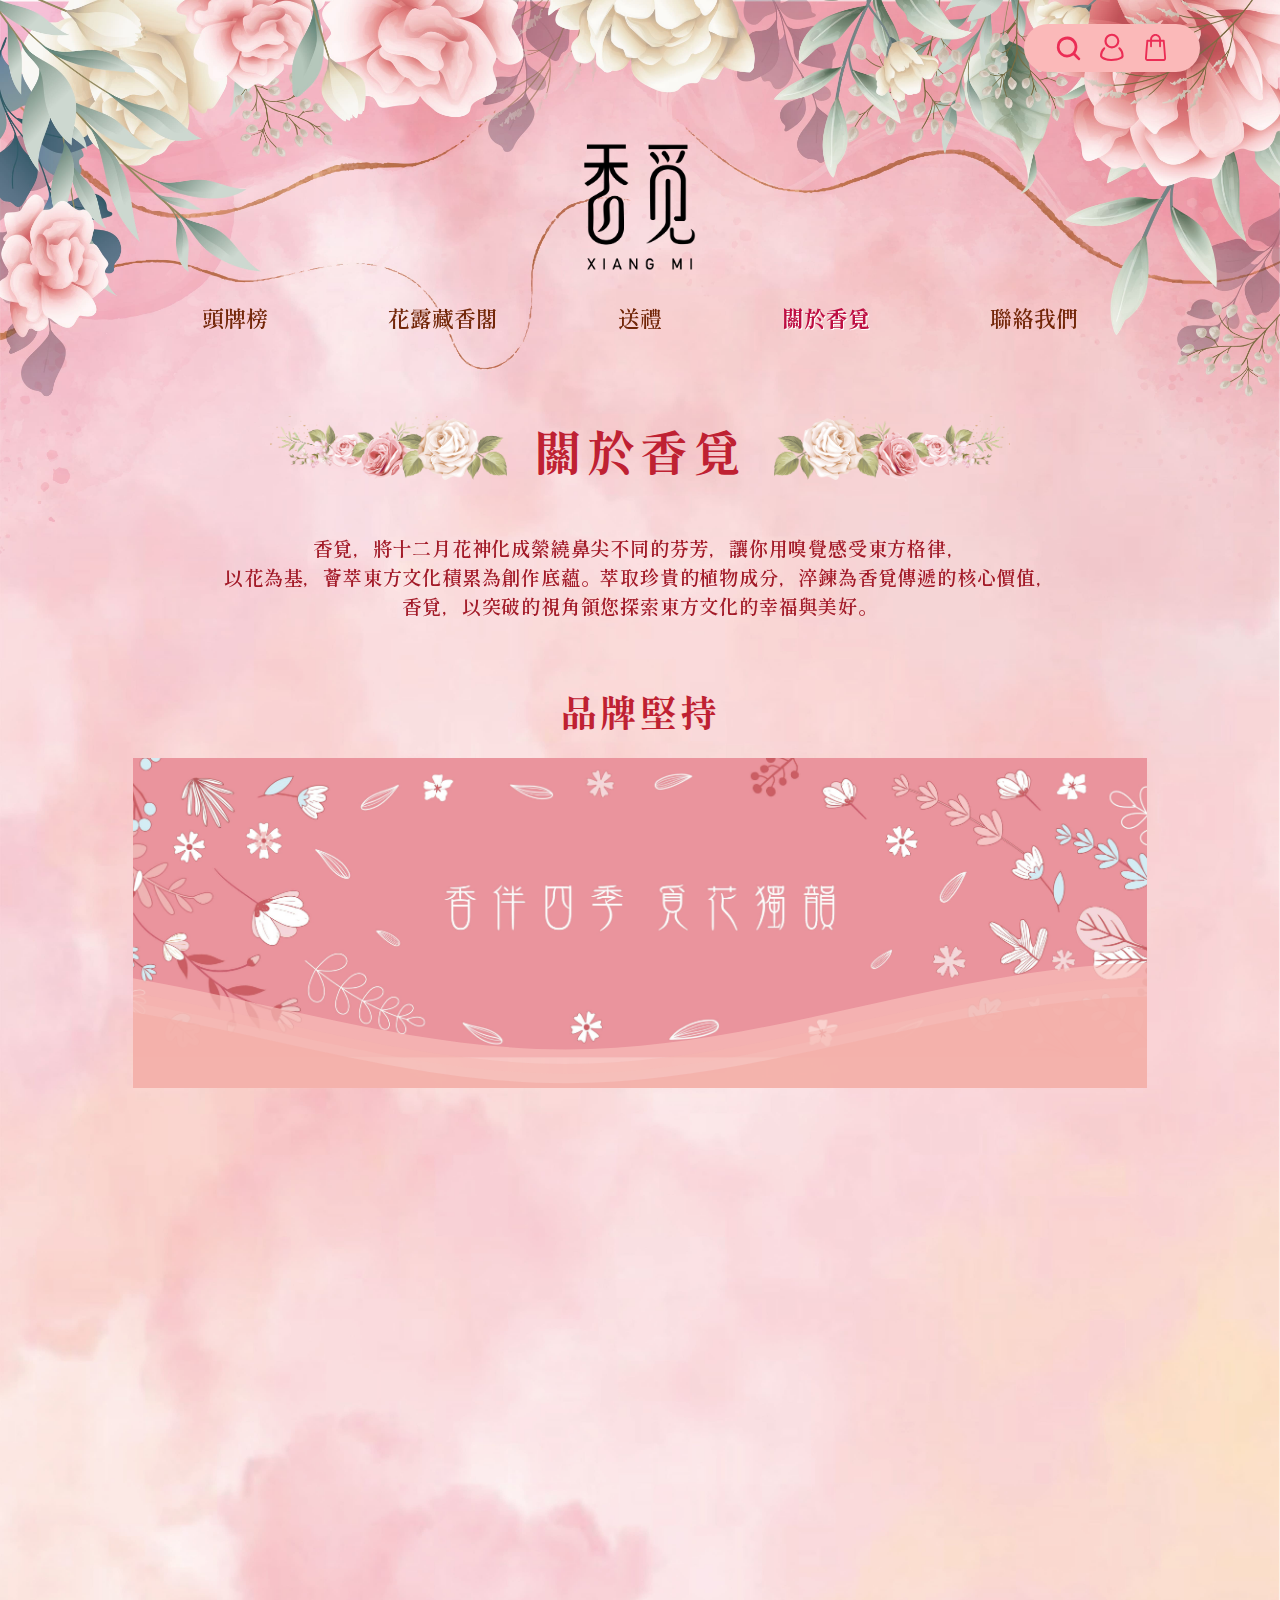
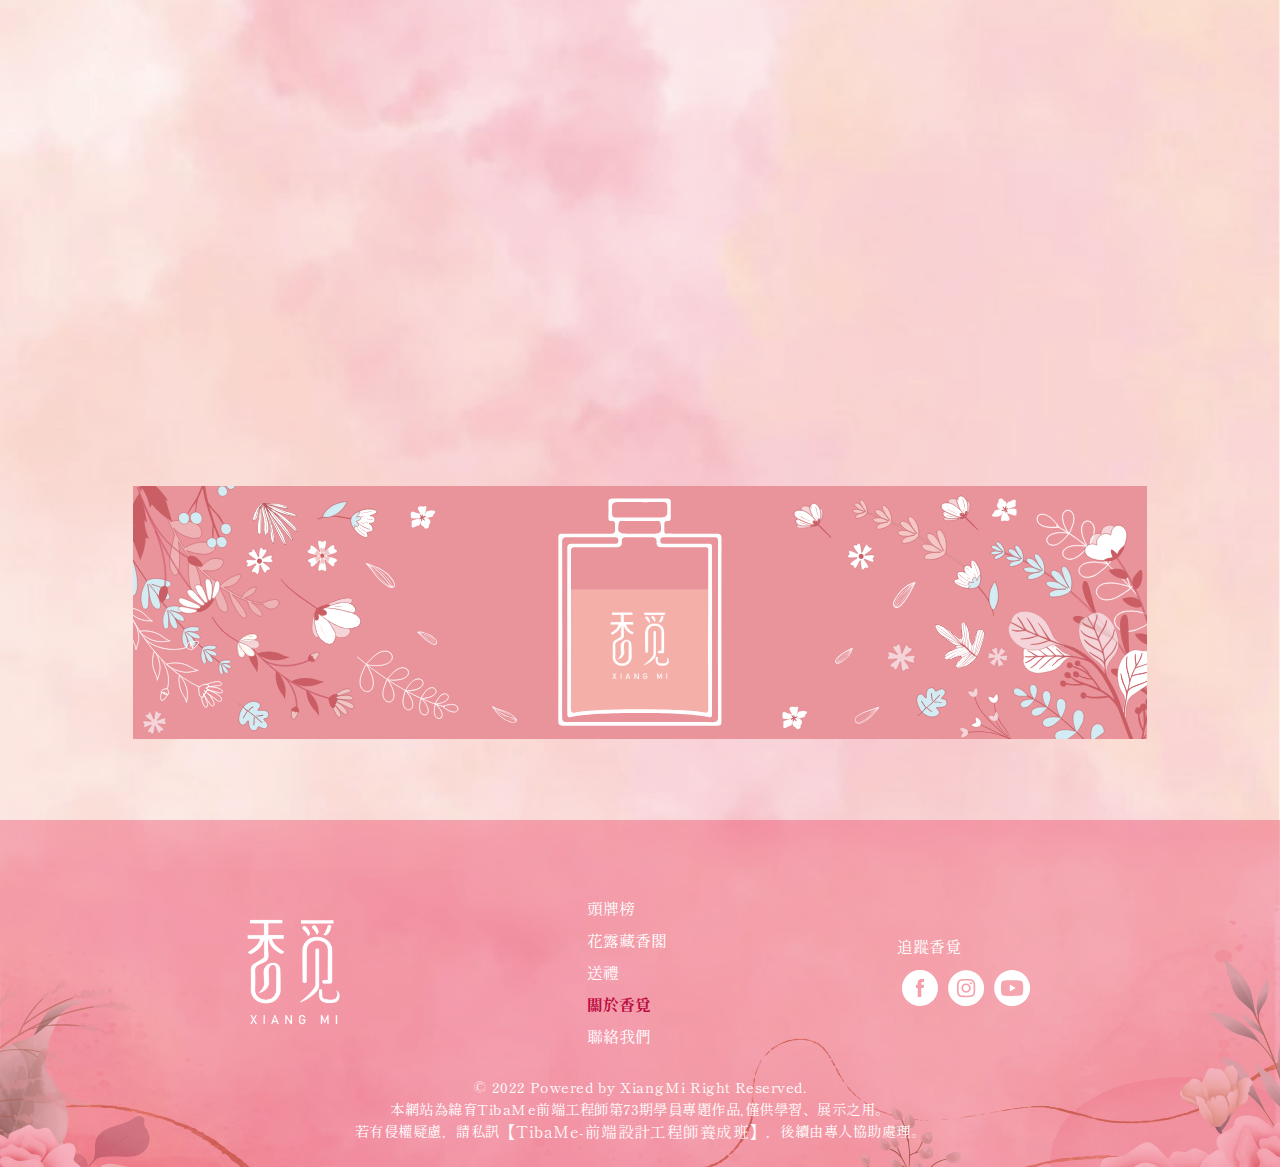
<file: about.html>
<!DOCTYPE html>
<html lang="en">
<head>
    <meta charset="UTF-8">
    <meta http-equiv="X-UA-Compatible" content="IE=edge">
    <meta name="viewport" content="width=device-width, initial-scale=1.0">
    <title>香覓XiangMi｜關於香覓</title>
	<!--瀏覽器頁籤logo icon-->
	<link rel="shortcut icon" href="image/xiang_logo_ico.ico" type="image/png">
	<!--描述和關鍵字-->
	<meta name="description" content="專屬於你的中式香水">
	<meta name="keyword" content="中式香水,香水,香調,十二月花神,花神,二十四節氣,節氣,送禮">
	<!--font family-->
	<link rel="preconnect" href="https://fonts.googleapis.com">
	<link rel="preconnect" href="https://fonts.gstatic.com" crossorigin>
	<link href="https://fonts.googleapis.com/css2?family=Noto+Sans+TC:wght@100;300;400&family=Shippori+Mincho:wght@500;600;700;800&display=swap" rel="stylesheet">
	<!--OwlCarousel-->
	<link rel="stylesheet" href="css/owl.carousel.min.css">
    <link rel="stylesheet" href="css/owl.theme.default.min.css">
	<!--AOS animation-->
	<link rel="stylesheet" href="https://unpkg.com/aos@next/dist/aos.css"/>
	<script src="https://unpkg.com/aos@next/dist/aos.js"></script>
	<!--css-->
	<link rel="stylesheet" href="css/reset.css">
    <link rel="stylesheet" href="css/common.css">
    <link rel="stylesheet" href="css/grid.css">
	<link rel="stylesheet" href="css/about.css">
	
</head>

<body>

	<!--點按漢堡-->
	<input type="checkbox" name="" id="menu_check">

    <header>
		<div class="main_header">
			<!--icon圖示-->
			<div class="icon">
				<div class="single">
			 		<a href="#"><img src="image/icon/magnifier.svg" alt="搜尋"></a>
				</div>
				<div class="single">
			 		<a href="#"><img src="image/icon/login.svg" alt="會員登入"></a> 
				</div>
				<div class="single">
			 		<a href="#"><img src="image/icon/Shopping.svg" alt="購買"></a>
				</div>
		   </div>
		   <!--logo-->
			<a href="index.html" class="logo">
				<img src="image/xiang_logo.png" alt="xiang_logo">
			</a>
		</div>
	</header>

	<!--導覽列 -->
    <div class="navbar">
		<div class="main_nav_web">
			<nav class="main_nav">
				<ul>
					<li><a href="index.html">
						<img src="image/xiang_logo.png" alt="XiangMi_logo" >
					</a></li>
					<li><a href="best_sellers.html">頭牌榜</a></li>
					<li><a href="shop.html">花露藏香閣</a></li>
					<li><a href="gift.html">送禮</a></li>
					<li><a href="about.html" class="now_page">關於香覓</a></li>
					<li><a href="contact.html">聯絡我們</a></li>
					<div class="nav_icon">
						<a href="#"><img src="image/icon/Shopping-deep.svg" alt="購物車"></a>
						<a href="#"><img src="image/icon/login-deep.svg" alt="會員登入"></a>
					</div>
				</ul>
			</nav>
		</div>

		<!--漢堡-->
		<label for="menu_check" class="hb"></label>
    </div>

	<!-- 內文開始  -->
	<main>
        <!-- 關於香覓 -->
        <section class="about">
            <!-- 商城標題 -->
            <div class="tiltle">
                <div class="title_img">
                    <img src="image/fiower_title_1.svg" alt="" class="web_tiltle">
                    <img src="image/fiower_title_phone_1.svg" alt="" class="phone_tiltle">
                </div>
                <h1>關於香覓</h1>
                <div class="title_img">
                    <img src="image/fiower_title_2.svg" alt="" class="web_tiltle">
                    <img src="image/fiower_title_phone_2.svg" alt="" class="phone_tiltle">
                </div>
            </div>

			<div class="about_us container">
				<div class="about_us_txt" data-aos="zoom-in" data-aos-duration="2000">
					<h5>
						香覓，將十二月花神化成縈繞鼻尖不同的芬芳，讓你用嗅覺感受東方格律，<br>以花為基，薈萃東方文化積累為創作底蘊。萃取珍貴的植物成分，淬鍊為香覓傳遞的核心價值，<br>香覓，以突破的視角領您探索東方文化的幸福與美好。
					</h5>
				</div>

				<h2>品牌堅持</h2>
				<!-- banner_slogan/海浪動畫效果-->
				<div class="wave_animation web">
					<svg class="waves" xmlns="http://www.w3.org/2000/svg" xmlns:xlink="http://www.w3.org/1999/xlink"
					viewBox="0 24 150 28" preserveAspectRatio="none" shape-rendering="auto">
						<defs>
							<path id="gentle-wave" d="M-160 44c30 0 58-18 88-18s 58 18 88 18 58-18 88-18 58 18 88 18 v44h-352z" />
						</defs>
						<g class="parallax">
							<use xlink:href="#gentle-wave" x="48" y="0" fill="rgba(248, 190, 185,0.7)" />
							<use xlink:href="#gentle-wave" x="48" y="3" fill="rgba(245, 181, 175,0.5)" />
							<use xlink:href="#gentle-wave" x="48" y="5" fill="rgba(245, 195, 190,0.3)" />
							<use xlink:href="#gentle-wave" x="48" y="7" fill="rgba(244, 175, 169,0.8)" />
						</g>
					</svg>
				</div>

				<div class="banner_slogan phone">
					<img src="image/about/banner_slogan_phone.jpg" alt="">
				</div>

				<div class="about_us_wrap">
					<!-- 關於香覓item -->
					<div class="about_us_item" data-aos="fade-up" 
					data-aos-offset="300"
					data-aos-easing="ease-in-sine"
					data-aos-duration="1000">
						<div class="about_us_item_img">
							<img src="image/about/quality.jpg" alt="">
						</div>
						<!-- 水滴動畫 -->
						<div class="water_drop">
							<div class="water">
								<div class="drop"></div>
								<div class="drop"></div>
								<div class="drop"></div>
								<div class="drop"></div>
							</div>
							<svg version="1.1" xmlns="http://www.w3.org/2000/svg">
								<defs>
									<filter id="goo">
										<feGaussianBlur in="SourceGraphic" result="blur" stdDeviation="12" />
										<feColorMatrix in="blur" mode="matrix" values="1 0 0 0 0  0 1 0 0 0  0 0 1 0 0  0 0 0 18 -7" result="goo" />
									</filter>
								</defs>
							</svg>
						</div>

						<div class="about_us_item_txt">
							<h4>品質</h4>
							<p>
								精心研發、反覆檢驗、堅持天然,從研發到交付到客人手中,我們一路嚴守品質至上的最高標準,將成本主要投入在商品本身,而非虛華的過度包裝以及炫麗的行銷手法。品質,就是我們最好的行銷。
							</p>
						</div>
					</div>

					<div class="about_us_item" data-aos="fade-up" data-aos-offset="300"
					data-aos-duration="1000"
					 >
						<div class="about_us_item_img">
							<img src="image/about/original.jpg">
						</div>
						<div class="about_us_item_txt">
							<h4>獨創</h4>
							<p>
								法國哲學家盧梭曾說：「嗅覺是記憶和慾望的感覺」,以創意帶動品格、品味，獨樹一格,不再僅僅是五感嗅覺,而是從古至今藝術美感的體現,結合東方文化與傳承,將氣味與情緒幻化成大自然的寓言,是致敬,更是21世紀香水界的美麗再造結晶,使用最先進的萃取技術更真實地還原花朵的清新香味。打造獨一無二的中式香水。
							</p>
						</div>						
					</div>

					<div class="about_us_item" data-aos="fade-up"  data-aos-offset="300"
					data-aos-duration="1000"
					>
						<div class="about_us_item_img">
							<img src="image/about/sustainable.jpg">
						</div>
						<div class="about_us_item_txt">
							<h4>永續</h4>
							<p>我們相信大自然是令人難以置信的存在,我們有責任保護我們的環境,在創造產品的同時詳細考慮製作方法,因此我們探索這些花朵與植物,從根莖至花瓣,它們所有的有機缺陷和塵世之美都完好無損,努力將保護環境的做法納入香覓的核心,以減少對環境的影響。從回收到使用可回收包裝,致力於使用可再生能源,並尋求在減少排放的設施中生產產品，保護著對環境的尊重與信仰。
							</p>
						</div>
					</div>

				</div>
				<!-- 香覓logo瓶 -->
				<div class="banner_perfume_bottle web">
					<img src="image/about/banner_perfume.svg" alt="">
					<div class="banner_logo">
						<img src="image/xiang_logo_white.png" alt="">
					</div>
				</div>
				 
				
			</div>

        </section>


		<!-- 回頂部按鈕 -->
		<div class="back_to_top back_to_top_none" id="back_to_top">
			<a onclick="topFunction()" id="back_to_top_btn">
				<img src="image/flower_circle.svg" alt="回到頂部">
				<p>TOP</p>
			</a>
		</div>
		<!-- 回頂部按鈕 -->	

	</main>
	
	<footer>
		<div class="footer_wrap">
			<div class="footer_logo">
				<a href="index.html">
					<img src="image/xiang_logo_white.png" alt="XiangMi_logo" >
				</a>
			</div>
			<div class="footer_main">
				<ul>
					<li><a href="best_sellers.html">頭牌榜</a></li>
					<li><a href="shop.html">花露藏香閣</a></li>
					<li><a href="gift.html">送禮</a></li>
					<li><a href="about.html" class="now_page">關於香覓</a></li>
					<li><a href="contact.html">聯絡我們</a></li>
				</ul>
			</div>
			<div class="social_media">
				追蹤香覓
				<div class="footer_icon">
					<a href="#"><img src="image/icon/footer_icon_fb.svg" alt=""></a>
					<a href="#"><img src="image/icon/footer_icon_ig.svg" alt=""></a>
					<a href="#"><img src="image/icon/footer_icon_yt.svg" alt=""></a>
				</div>
			</div>
			
		</div>
		<div class="copy_right">
			<p>
			© 2022 Powered by XiangMi Right Reserved.<br>
			本網站為緯育TibaMe前端工程師第73期學員專題作品,僅供學習、展示之用。<br>
			</p>
			<p>
			若有侵權疑慮，請私訊<a href="https://www.tibame.com/goodjob/frontend">【TibaMe-前端設計工程師養成班】</a>，後續由專人協助處理。
			</p>
		</div>
		
	</footer>
<!--AOS animation-->
<script>
	AOS.init();
</script>
<!--OwlCarousel-->	
<script src="https://code.jquery.com/jquery-3.6.0.min.js"></script>
<script src="js/owl.carousel.min.js"></script>
<!--js-->
<script src="js/common.js"></script>

</body>
</html>
</file>
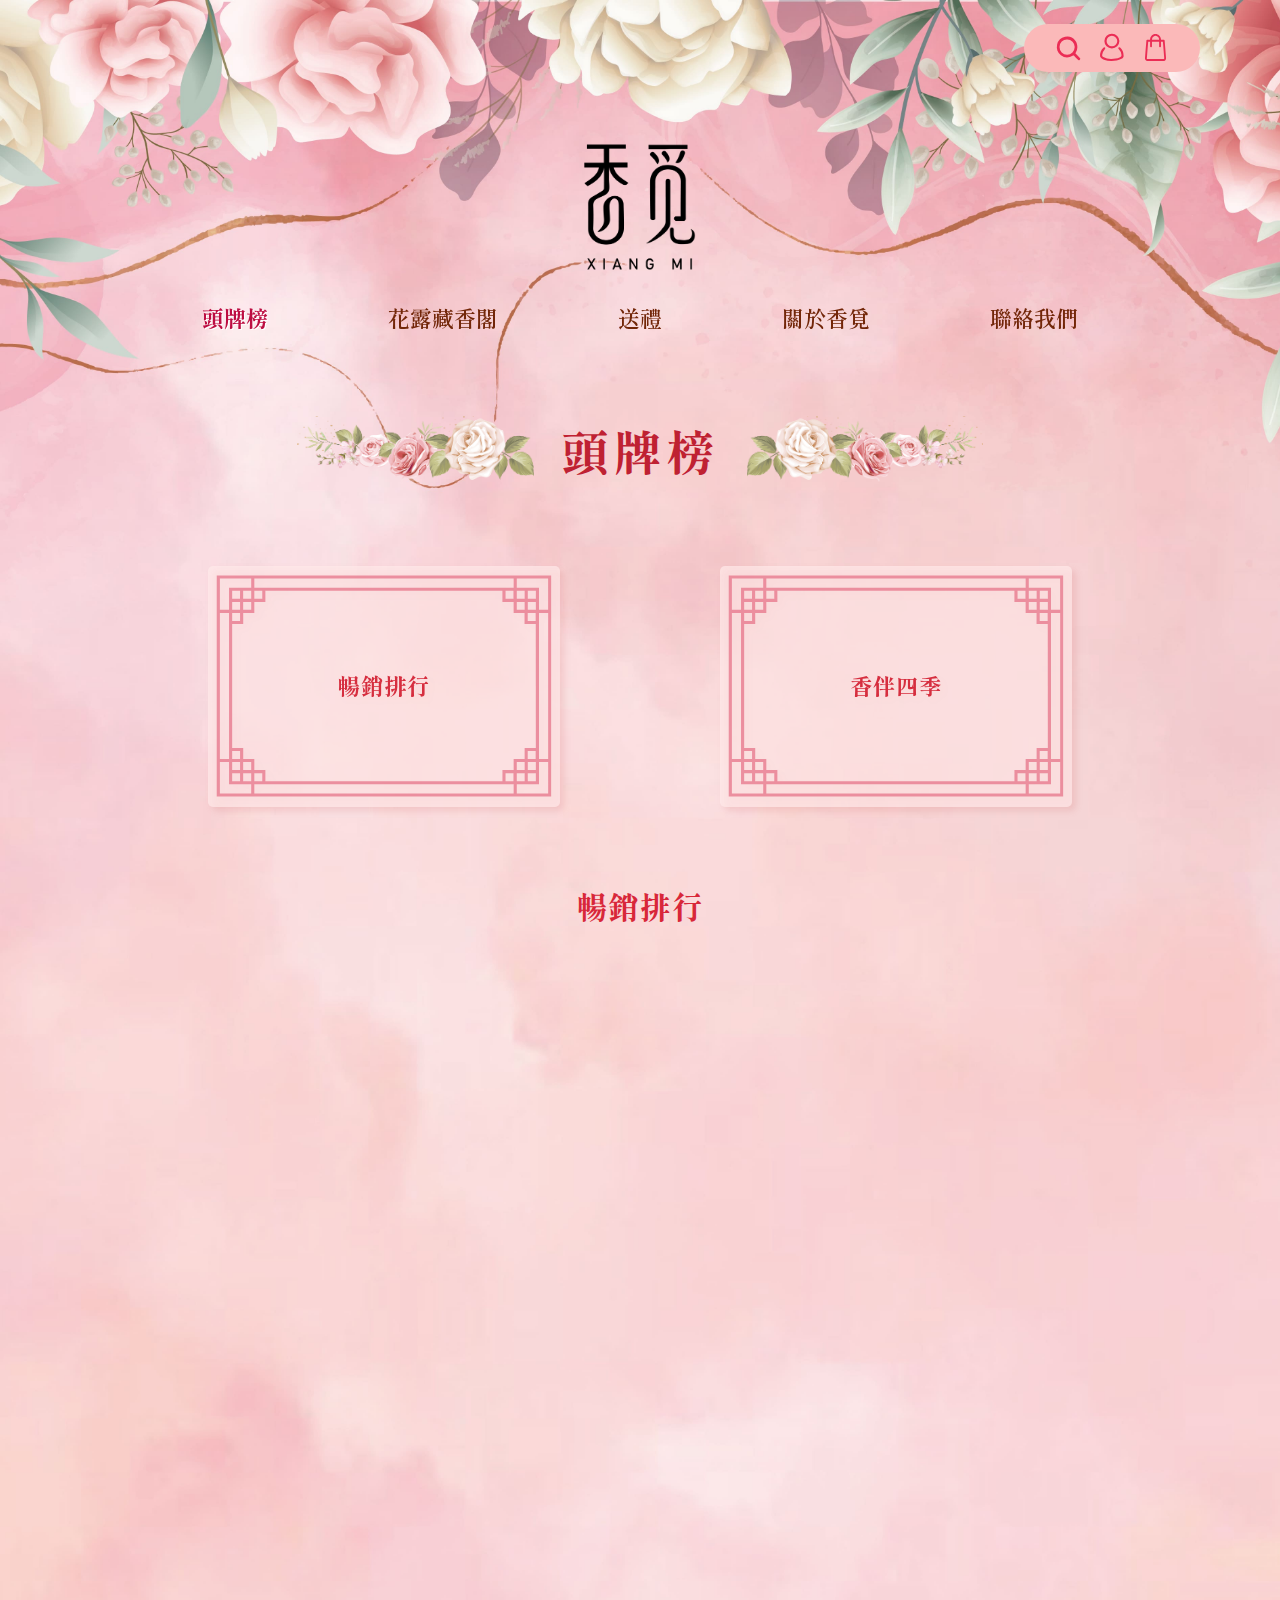
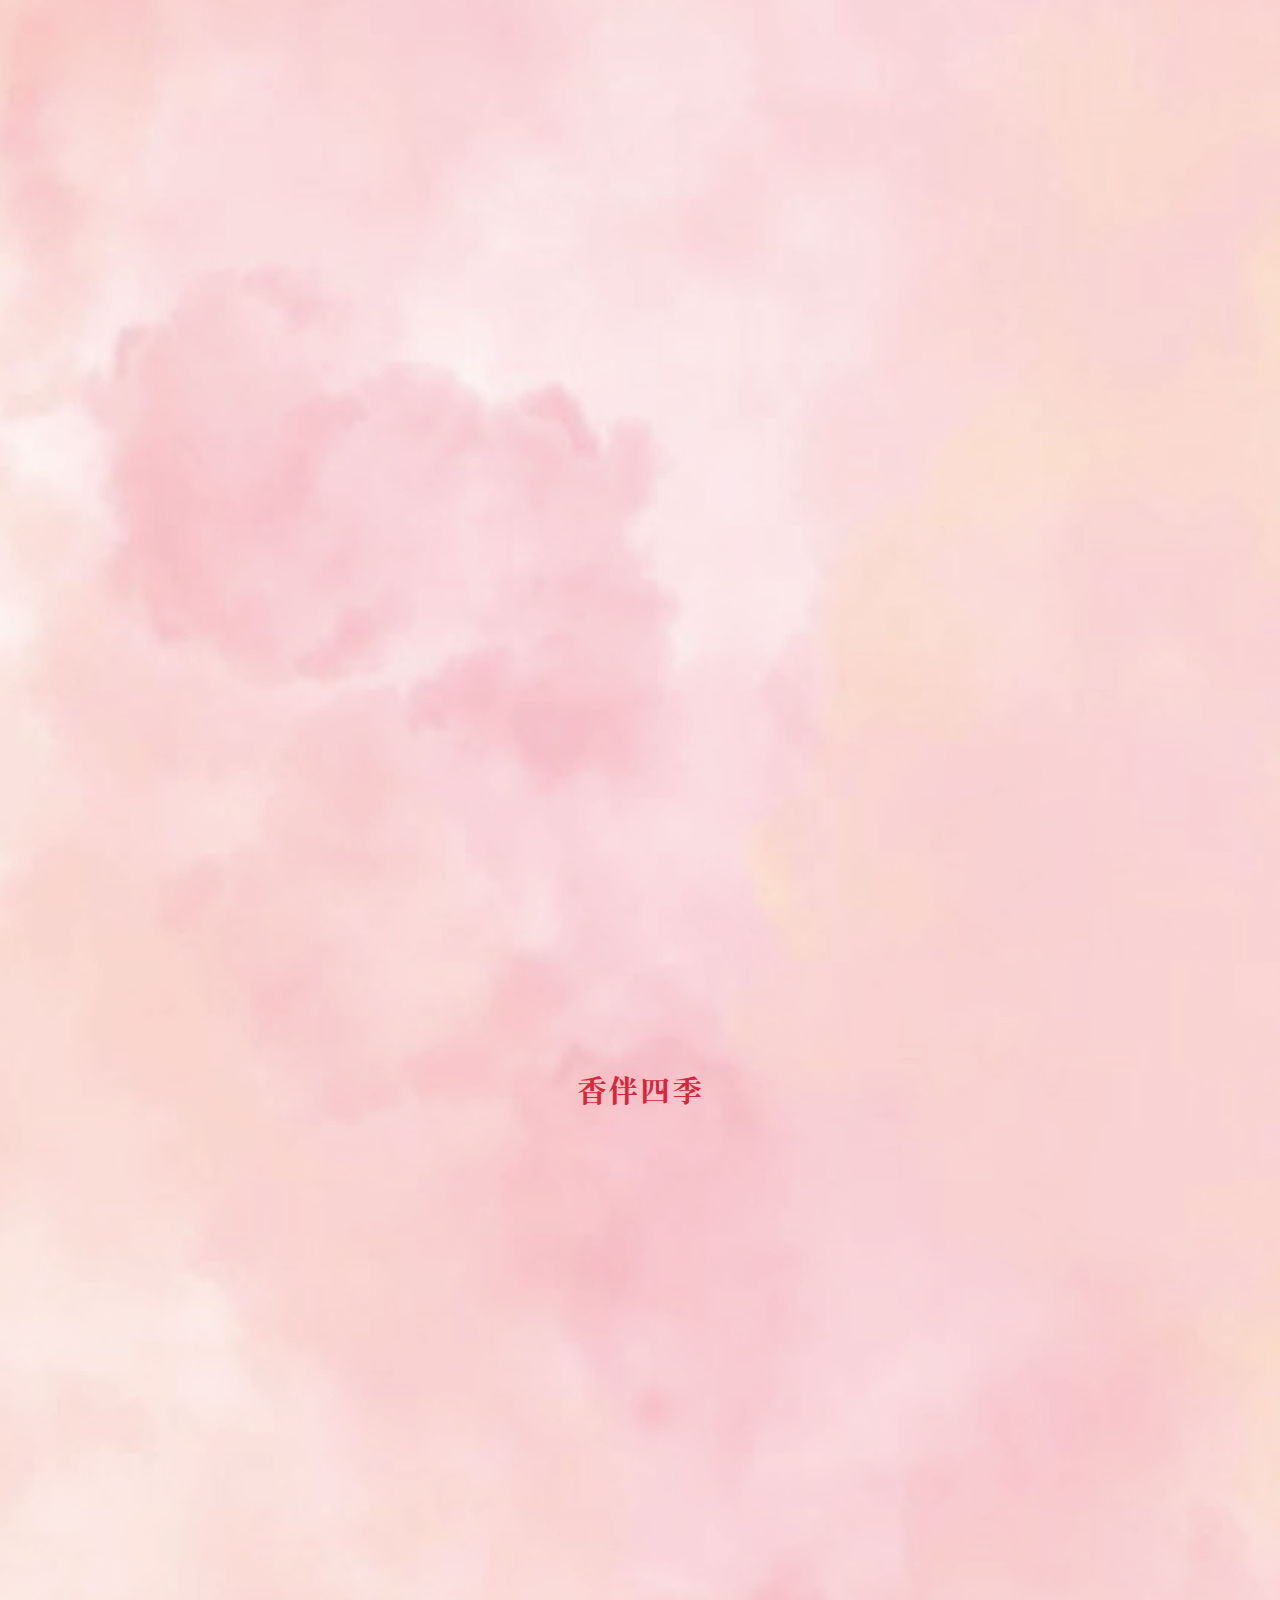
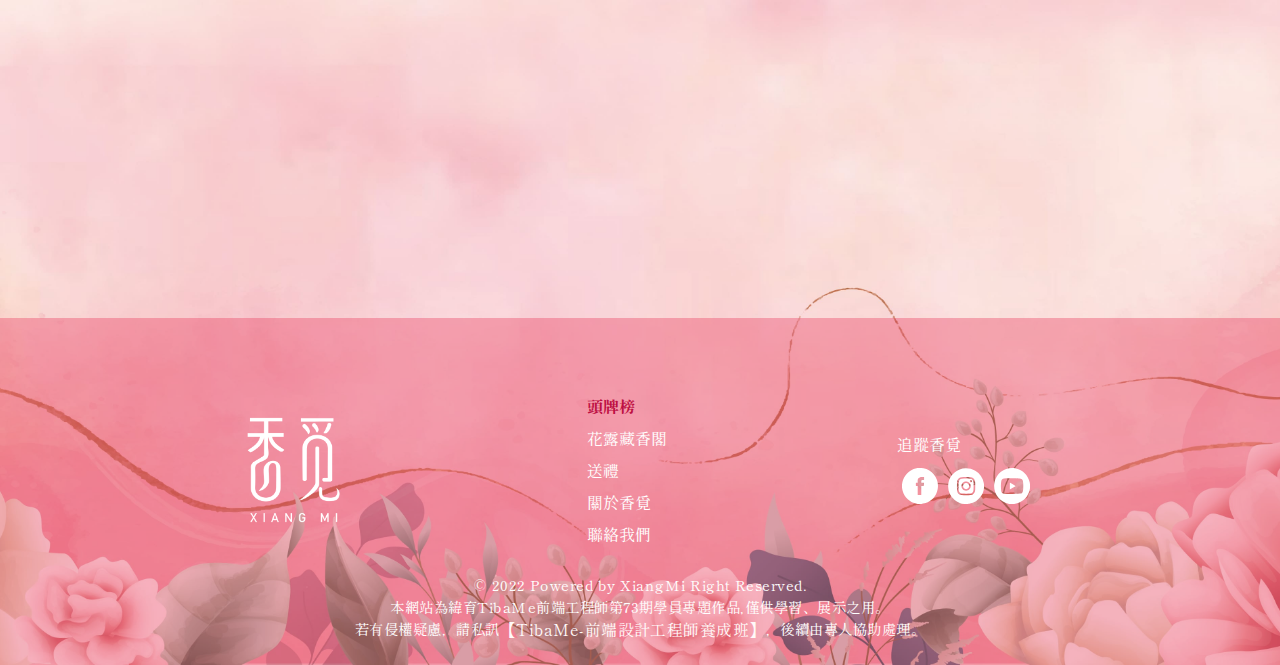
<file: best_sellers.html>
<!DOCTYPE html>
<html lang="en">
<head>
    <meta charset="UTF-8">
    <meta http-equiv="X-UA-Compatible" content="IE=edge">
    <meta name="viewport" content="width=device-width, initial-scale=1.0">
    <title>香覓XiangMi｜頭牌榜</title>
	<!--瀏覽器頁籤logo icon-->
	<link rel="shortcut icon" href="image/xiang_logo_ico.ico" type="image/png">
	<!--描述和關鍵字-->
	<meta name="description" content="專屬於你的中式香水">
	<meta name="keyword" content="中式香水,香水,香調,十二月花神,花神,二十四節氣,節氣,送禮">
	<!--font family-->
	<link rel="preconnect" href="https://fonts.googleapis.com">
	<link rel="preconnect" href="https://fonts.gstatic.com" crossorigin>
	<link href="https://fonts.googleapis.com/css2?family=Noto+Sans+TC:wght@100;300;400&family=Shippori+Mincho:wght@500;600;700;800&display=swap" rel="stylesheet">
	<!--OwlCarousel-->
	<link rel="stylesheet" href="css/owl.carousel.min.css">
    <link rel="stylesheet" href="css/owl.theme.default.min.css">
	<!--jquery-->
	<script src="/js/jquery.js"></script>
	<script src="/js/jquery.min.js"></script>
	<!--AOS animation-->
	<link rel="stylesheet" href="https://unpkg.com/aos@next/dist/aos.css"/>
	<script src="https://unpkg.com/aos@next/dist/aos.js"></script>
	<!--css-->
	<link rel="stylesheet" href="css/reset.css">
    <link rel="stylesheet" href="css/common.css">
    <link rel="stylesheet" href="css/grid.css">
	<link rel="stylesheet" href="css/best_sellers.css">
	
</head>

<body>

	<!--點按漢堡-->
	<input type="checkbox" name="" id="menu_check">

    <header>
		<div class="main_header">
			<!--icon圖示-->
			<div class="icon">
				<div class="single">
			 		<a href="#"><img src="image/icon/magnifier.svg" alt="搜尋"></a>
				</div>
				<div class="single">
			 		<a href="#"><img src="image/icon/login.svg" alt="會員登入"></a> 
				</div>
				<div class="single">
			 		<a href="#"><img src="image/icon/Shopping.svg" alt="購買"></a>
				</div>
		   </div>
		   <!--logo-->
			<a href="index.html" class="logo">
				<img src="image/xiang_logo.png" alt="xiang_logo">
			</a>
		</div>
	</header>

	<!--導覽列 -->
    <div class="navbar">
		<div class="main_nav_web">
			<nav class="main_nav">
				<ul>
					<li><a href="index.html">
						<img src="image/xiang_logo.png" alt="XiangMi_logo" >
					</a></li>
					<li><a href="best_sellers.html" class="now_page">頭牌榜</a></li>
					<li><a href="shop.html">花露藏香閣</a></li>
					<li><a href="gift.html">送禮</a></li>
					<li><a href="about.html">關於香覓</a></li>
					<li><a href="contact.html">聯絡我們</a></li>
					<div class="nav_icon">
						<a href="#"><img src="image/icon/Shopping-deep.svg" alt="購物車"></a>
						<a href="#"><img src="image/icon/login-deep.svg" alt="會員登入"></a>
					</div>
				</ul>
			</nav>
		</div>

		<!--漢堡-->
		<label for="menu_check" class="hb"></label>
    </div>

	<!-- 內文開始  -->
	<main>
        <!-- 頭牌榜 -->
        <section class="best_sellers">
            <div class="container">
				<!-- 商城標題 -->
				<div class="tiltle">
					<div class="title_img">
						<img src="image/fiower_title_1.svg" alt="" class="web_tiltle">
						<img src="image/fiower_title_phone_1.svg" alt="" class="phone_tiltle">
					</div>
					<h1>頭牌榜</h1>
					<div class="title_img">
						<img src="image/fiower_title_2.svg" alt="" class="web_tiltle">
						<img src="image/fiower_title_phone_2.svg" alt="" class="phone_tiltle">
					</div>
				</div>
				
				<!--排行分類 點擊排行連結到指定div位置 -->
				<div class="ranking_category">				
					<div class="category" id="overall_cat">
						<a href="#">
							<img src="image/category_bg.svg" alt="">
						</a>								
						<div class="category_txt">
							<h4>暢銷排行</h4>
						</div>						
					</div>								
					<div class="category" id="season_cat">
						<a href="#">
							<img src="image/category_bg.svg" alt="">
						</a>					
						<div class="category_txt">
							<h4>香伴四季</h4>
						</div>
					</div>					
				</div>
	
				<!-- 暢銷排行 -->
				<div class="overall_ranking_warp" id="overall_warp">
					<h3>暢銷排行</h3>

					<!-- 狀元 item -->
					<div class="overall_item web" data-aos="fade-up" data-aos-duration="1500">
						<div class="overall_pic col-12 col-md-4 window_shape">
							<div class="hot_product_img">
								<!-- 排名 -->
								<div class="ranking">
									<img src="image/ranking_1.svg" alt="狀元">
								</div>
								<!-- hover產品背景動態花邊 -->
								<div class="hot_product_bg web">
									<div class="hot_product_img_web champion"></div>
								</div>
							</div>
						</div>

						<div class="overall_txt">
							<h3>No.01</h3>
							<h4>四月/牡丹/麗娟</h4>
							<div class="txt">
								<p>來自盛開牡丹嬌貴花香的魅力,香韻詮釋著牡丹盛開時的香氣,完美演繹牡丹,此般高貴花朵的豐腴嬌媚與千姿百態,散發奢華迷人氣息。<br>
								前調：佛手柑<br>
								中調：牡丹、玫瑰<br>
								基調：白麝香</p>
							</div>
							<h5>NT$1,250</h5>
							<a href="#"><button class="festival_btn secondary_btn">加入購物車</button></a>
						</div>
					</div>

					<!-- 榜眼 item -->
					<div class="overall_item web" data-aos="fade-up" data-aos-duration="1500">
						<div class="overall_pic col-12 col-md-4 window_shape">
							<div class="hot_product_img">
								<!-- 排名 -->
								<div class="ranking">
									<img src="image/ranking_2.svg" alt="狀元">
								</div>
								<!-- hover產品背景動態花邊 -->
								<div class="hot_product_bg web">
									<div class="hot_product_img_web second"></div>
								</div>
							</div>
						</div>

						<div class="overall_txt" id="second_txt">
							<h3>No.02</h3>
							<h4>九月/菊花/梁紅玉 </h4>
							<div class="txt">
								<p>清新的菊花香,帶來陽光般的青春活力,散發純粹的迷人風采,像是在菊花田嬉戲的少女,帶上一點點頑皮可愛,讓你沉浸在愉悅滿足的美妙感受中,特別柔美香甜。<br>
								前調：晚香玉、菊花<br>
								中調：依蘭依蘭、鳶尾根、橙花<br>
								基調：晚香玉、茉莉、麝香</p>
							</div>
							<h5>NT$1,250</h5>
							<a href="#"><button class="festival_btn secondary_btn">加入購物車</button></a>
						</div>
					</div>

					<!-- 探花 item -->
					<div class="overall_item web" data-aos="fade-up" data-aos-duration="1500">
						<div class="overall_pic col-12 col-md-4 window_shape">
							<div class="hot_product_img">
								<!-- 排名 -->
								<div class="ranking">
									<img src="image/ranking_3.svg" alt="狀元">
								</div>
								<!-- hover產品背景動態花邊 -->
								<div class="hot_product_bg web">
									<div class="hot_product_img_web third"></div>
								</div>
							</div>
						</div>

						<div class="overall_txt">
							<h3>No.03</h3>
							<h4>三月/桃花/戈小娥</h4>
							<div class="txt">
								<p>清新如朝露般的花香,散發出淡雅誘人的桃花氣息,給人輕柔美好的印象,像女孩青春可愛的柔嫩特質,讓妳不只散發甜美香息,同時展現迷人個性<br>
								前調：檸檬、佛手柑<br>
								中調：桃花、杏仁<br>
								基調：西洋杉、麝香、鳶尾花</p>
							</div>
							<h5>NT$1,250</h5>
							<a href="#"><button class="festival_btn secondary_btn">加入購物車</button></a>
						</div>
					</div>

					<!-- 暢銷排行手機板 -->
					<div class="overall_ranking_warp_phone phone">					
						<!-- 狀元 item -->
						<div class="overall_item_phone">
							<div class="overall_pic_phone col-12 window_shape">
								<!-- 排名 -->
								<div class="ranking">
									<img src="image/ranking_1.svg" alt="狀元">
								</div>
								<img src="image/flower-god/product-group/product-group_4.jpg" alt="頭牌榜-四月/牡丹/麗娟">
							</div>

							<div class="overall_txt_phone">
								<h3>No.01</h3>
								<h4>四月/牡丹/麗娟</h4>
								<div class="txt">
									<p>來自盛開牡丹嬌貴花香的魅力,香韻詮釋著牡丹盛開時的香氣,完美演繹牡丹,此般高貴花朵的豐腴嬌媚與千姿百態,散發奢華迷人氣息。<br>
									前調：佛手柑<br>
									中調：牡丹、玫瑰<br>
									基調：白麝香</p>
								</div>
								<h4>NT$1,250</h4>
								<a href="#"><button class="festival_btn secondary_btn">加入購物車</button></a>
							</div>
						</div>

						<!-- 榜眼 item -->
						<div class="overall_item_phone">
							<div class="overall_pic_phone col-12 window_shape">
								<!-- 排名 -->
								<div class="ranking">
									<img src="image/ranking_1.svg" alt="狀元">
								</div>
								<img src="image/flower-god/product-group/product-group_9.jpg" alt="頭牌榜-四月/牡丹/麗娟">
							</div>

							<div class="overall_txt_phone">
								<h3>No.02</h3>
								<h4>九月/菊花/梁紅玉</h4>
								<div class="txt">
									<p>清新的菊花香,帶來陽光般的青春活力,散發純粹的迷人風采,像是在菊花田嬉戲的少女,帶上一點點頑皮可愛,讓你沉浸在愉悅滿足的美妙感受中,特別柔美香甜。<br>
									前調：晚香玉、菊花<br>
									中調：依蘭依蘭、鳶尾根、橙花<br>
									基調：晚香玉、茉莉、麝香</p>
								</div>
								<h5>NT$1,250</h5>
								<a href="#"><button class="festival_btn secondary_btn">加入購物車</button></a>
							</div>
						</div>

						<!-- 探花 item -->
						<div class="overall_item_phone">
							<div class="overall_pic_phone col-12 window_shape">
								<!-- 排名 -->
								<div class="ranking">
									<img src="image/ranking_1.svg" alt="狀元">
								</div>
								<img src="image/flower-god/product-group/product-group_3.jpg" alt="頭牌榜-四月/牡丹/麗娟">
							</div>

							<div class="overall_txt_phone">
								<h3>No.03</h3>
								<h4>三月/桃花/戈小娥</h4>
								<div class="txt">
									<p>清新如朝露般的花香,散發出淡雅誘人的桃花氣息,給人輕柔美好的印象,像女孩青春可愛的柔嫩特質,讓妳不只散發甜美香息,同時展現迷人個性<br>
									前調：檸檬、佛手柑<br>
									中調：桃花、杏仁<br>
									基調：西洋杉、麝香、鳶尾花</p>
								</div>
								<h5>NT$1,250</h5>
								<a href="#"><button class="festival_btn secondary_btn">加入購物車</button></a>
							</div>
						</div>
						

						
					</div>

				</div>

				<!-- 香伴四季 -->
				<div class="season_ranking_warp" id="season_warp">
					<h3>香伴四季</h3>
					<div class="season_subject" data-aos="fade-down" data-aos-duration="1500">
						<!-- 四季選單 -->
						<ul class="menu_bar">
							<li class="subject now_subject" id="link1">
								<div class="baselink" onclick="opennumber('block1', this)" id="default_Open">
										<img src="image/circular_window_bg.svg" alt="">
									<div class="subject_txt">
										<h2>春</h2>
									</div>
								</div>  
							</li>
							<li class="subject" id="link2">
								<div class="baselink" onclick="opennumber('block2', this)" >
										<img src="image/circular_window_bg.svg" alt="">
									<div class="subject_txt">
										<h2>夏</h2>
									</div>
								</div>  
							</li>
							<li class="subject" id="link3">
								<div class="baselink" onclick="opennumber('block3', this)" >
										<img src="image/circular_window_bg.svg" alt="">
									<div class="subject_txt">
										<h2>秋</h2>
									</div>
								</div>  
							</li>
							<li class="subject" id="link4">
								<div class="baselink" onclick="opennumber('block4', this)" >
										<img src="image/circular_window_bg.svg" alt="">
									<div class="subject_txt">
										<h2>冬</h2>
									</div>
								</div>  
							</li>
						</ul>
					</div>
					
					<!-- 香伴四季div -->
					<div class="season_recommend" data-aos="fade-up" data-aos-duration="1000">
						<!-- 四季item 春-->
						<div class="inner_block_area" id="block1">
							<div class="inner_block">
								<!-- 左邊區域 -->
								<div class="left_area">
									<h1>春</h1>
									<p>春暖花開,鳥語花香,微風吹來浪漫的氣息;形容春天的詞彙裡,總是充滿百花齊放的景象,縈繞在四周是沁人的花香,伴隨著晨露及日光,在繁花芬芳中,獨讓人怦然心動。</p>
									<div class="num_warp">
										<div class="num_area">
											<div class="num_txt">
												<h4><span class="num">3</span></h4>
												<div class="month"><h4>三月/桃花/戈小娥</h4></div>
											</div>
											<div class="line"></div>
										</div>
										<div class="num_area">
											<div class="num_txt">
												<h4><span class="num">4</span></h4>
												<div class="month"><h4>四月/牡丹/麗娟</h4></div>
											</div>
											<div class="line"></div>
										</div>
										<div class="num_area">
											<div class="num_txt">
												<h4><span class="num">5</span></h4>
												<div class="month"><h4>五月/石榴/公孫氏</h4></div>
											</div>
											<div class="line"></div>
										</div>
									</div>
								</div>
								<!-- 右邊區域 -->
								<div class="right_area">
									<h3>春季推薦</h3>
									<div class="right_area_pic">
										<img src="image/flower-god/product-group/product-group_3.jpg" alt="">
									</div>
									<h4>三月/桃花/戈小娥</h4>
									<a href="#"><button class="festival_btn secondary_btn">加入購物車</button></a>
								</div>
							</div>
						</div>
						<!-- 四季item 夏-->
						<div class="inner_block_area" id="block2">
							<div class="inner_block">
								<!-- 左邊區域 -->
								<div class="left_area">
									<h1>夏</h1>
									<p>在酷熱的夏日,噴上屬於夏季清爽的花香；然而夏季的雨是多麼的悶熱難耐,當夜晚來臨,熱浪被雨水一絲絲抽走,終於使涼意一點點滲透,芳香隨之而來,伴著夏日夜風,成就了難忘的夏日回憶。</p>
									<div class="num_warp">
										<div class="num_area">
											<div class="num_txt">
												<h4><span class="num">6</span></h4>
												<div class="month"><h4>六月/蓮花/西施</h4></div>
											</div>
											<div class="line"></div>
										</div>
										<div class="num_area">
											<div class="num_txt">
												<h4><span class="num">7</span></h4>
												<div class="month"><h4>七月/玉簪花/李夫人</h4></div>
											</div>
											<div class="line"></div>
										</div>
										<div class="num_area">
											<div class="num_txt">
												<h4><span class="num">8</span></h4>
												<div class="month"><h4>八月/桂花/綠珠</h4></div>
											</div>
											<div class="line"></div>
										</div>
									</div>
								</div>
								<!-- 右邊區域 -->
								<div class="right_area">
									<h3>夏季推薦</h3>
									<div class="right_area_pic">
										<img src="image/flower-god/product-group/product-group_8.jpg" alt="">
									</div>
									<h4>八月/桂花/綠珠</h4>
									<a href="#"><button class="festival_btn secondary_btn">加入購物車</button></a>
								</div>
							</div>
						</div>
						<!-- 四季item 秋-->
						<div class="inner_block_area" id="block3">
							<div class="inner_block">
								<!-- 左邊區域 -->
								<div class="left_area">
									<h1>秋</h1>
									<p>秋風徐來,濃濃秋意似薄紗般的籠罩著大地,四季皆有獨有的香氣,唯獨秋季的味道是包容萬象卻又鮮明突出的,雅緻的花香,在季節的末梢綻放出春花秋實的美麗,就像你我相遇在秋天裡。</p>
									<div class="num_warp">
										<div class="num_area">
											<div class="num_txt">
												<h4><span class="num">9</span></h4>
												<div class="month"><h4>九月/菊花/梁紅玉</h4></div>
											</div>
											<div class="line"></div>
										</div>
										<div class="num_area">
											<div class="num_txt">
												<h4><span class="num">10</span></h4>
												<div class="month"><h4>十月/芙蓉/貂蟬</h4></div>
											</div>
											<div class="line"></div>
										</div>
										<div class="num_area">
											<div class="num_txt">
												<h4><span class="num">11</span></h4>
												<div class="month"><h4>十一月/山茶花/王昭君</h4></div>
											</div>
											<div class="line"></div>
										</div>
									</div>
								</div>
								<!-- 右邊區域 -->
								<div class="right_area">
									<h3>秋季推薦</h3>
									<div class="right_area_pic">
										<img src="image/flower-god/product-group/product-group_11.jpg" alt="">
									</div>
									<h4>十一月/山茶花/王昭君</h4>
									<a href="#"><button class="festival_btn secondary_btn">加入購物車</button></a>
								</div>
							</div>
						</div>
						<!-- 四季item 冬-->
						<div class="inner_block_area" id="block4">
							<div class="inner_block">
								<!-- 左邊區域 -->
								<div class="left_area">
									<h1>冬</h1>
									<p>寒風凜冽,冬日和煦的暖陽是最迷人的,如同冬日暖調香一般,沉穩又帶有馥郁溫暖的香氣融為一體,讓人沉醉其中,氣味蔓延在寒冬中持續發酵,像與戀人擁抱般,感受著彼此炙熱的溫度一樣令人著迷。</p>
									<div class="num_warp">
										<div class="num_area">
											<div class="num_txt">
												<h4><span class="num">12</span></h4>
												<div class="month"><h4>十二月/水仙/甄宓</h4></div>
											</div>
											<div class="line"></div>
										</div>
										<div class="num_area">
											<div class="num_txt">
												<h4><span class="num">1</span></h4>
												<div class="month"><h4>一月/梅花/江采蘋</h4></div>
											</div>
											<div class="line"></div>
										</div>
										<div class="num_area">
											<div class="num_txt">
												<h4><span class="num">2</span></h4>
												<div class="month"><h4>二月/杏花/楊玉環</h4></div>
											</div>
											<div class="line"></div>
										</div>
									</div>
								</div>
								<!-- 右邊區域 -->
								<div class="right_area">
									<h3>冬季推薦</h3>
									<div class="right_area_pic">
										<img src="image/flower-god/product-group/product-group_1.jpg" alt="">
									</div>
									<h4>一月/梅花/江采蘋</h4>
									<a href="#"><button class="festival_btn secondary_btn">加入購物車</button></a>
								</div>
							</div>
						</div>					
					</div>
				</div>
			</div>
        </section>


		<!-- 回頂部按鈕 -->
		<div class="back_to_top back_to_top_none" id="back_to_top">
			<a onclick="topFunction()" id="back_to_top_btn">
				<img src="image/flower_circle.svg" alt="回到頂部">
				<p>TOP</p>
			</a>
		</div>
		<!-- 回頂部按鈕 -->	

	</main>
	
	<footer>
		<div class="footer_wrap">
			<div class="footer_logo">
				<a href="index.html">
					<img src="image/xiang_logo_white.png" alt="XiangMi_logo" >
				</a>
			</div>
			<div class="footer_main">
				<ul>
					<li><a href="best_sellers.html" class="now_page">頭牌榜</a></li>
					<li><a href="shop.html">花露藏香閣</a></li>
					<li><a href="gift.html">送禮</a></li>
					<li><a href="about.html">關於香覓</a></li>
					<li><a href="contact.html">聯絡我們</a></li>
				</ul>
			</div>
			<div class="social_media">
				追蹤香覓
				<div class="footer_icon">
					<a href="#"><img src="image/icon/footer_icon_fb.svg" alt=""></a>
					<a href="#"><img src="image/icon/footer_icon_ig.svg" alt=""></a>
					<a href="#"><img src="image/icon/footer_icon_yt.svg" alt=""></a>
				</div>
			</div>
			
		</div>
		<div class="copy_right">
			<p>
			© 2022 Powered by XiangMi Right Reserved.<br>
			本網站為緯育TibaMe前端工程師第73期學員專題作品,僅供學習、展示之用。<br>
			</p>
			<p>
			若有侵權疑慮，請私訊<a href="https://www.tibame.com/goodjob/frontend">【TibaMe-前端設計工程師養成班】</a>，後續由專人協助處理。
			</p>
		</div>
		
	</footer>

<!--AOS animation-->
<script>
	AOS.init();
</script>
<!--OwlCarousel-->	
<script src="https://code.jquery.com/jquery-3.6.0.min.js"></script>
<script src="js/owl.carousel.min.js"></script>
<!--js-->
<script src="js/common.js"></script>
<script src="js/best_sellers.js"></script>

</body>
</html>
</file>
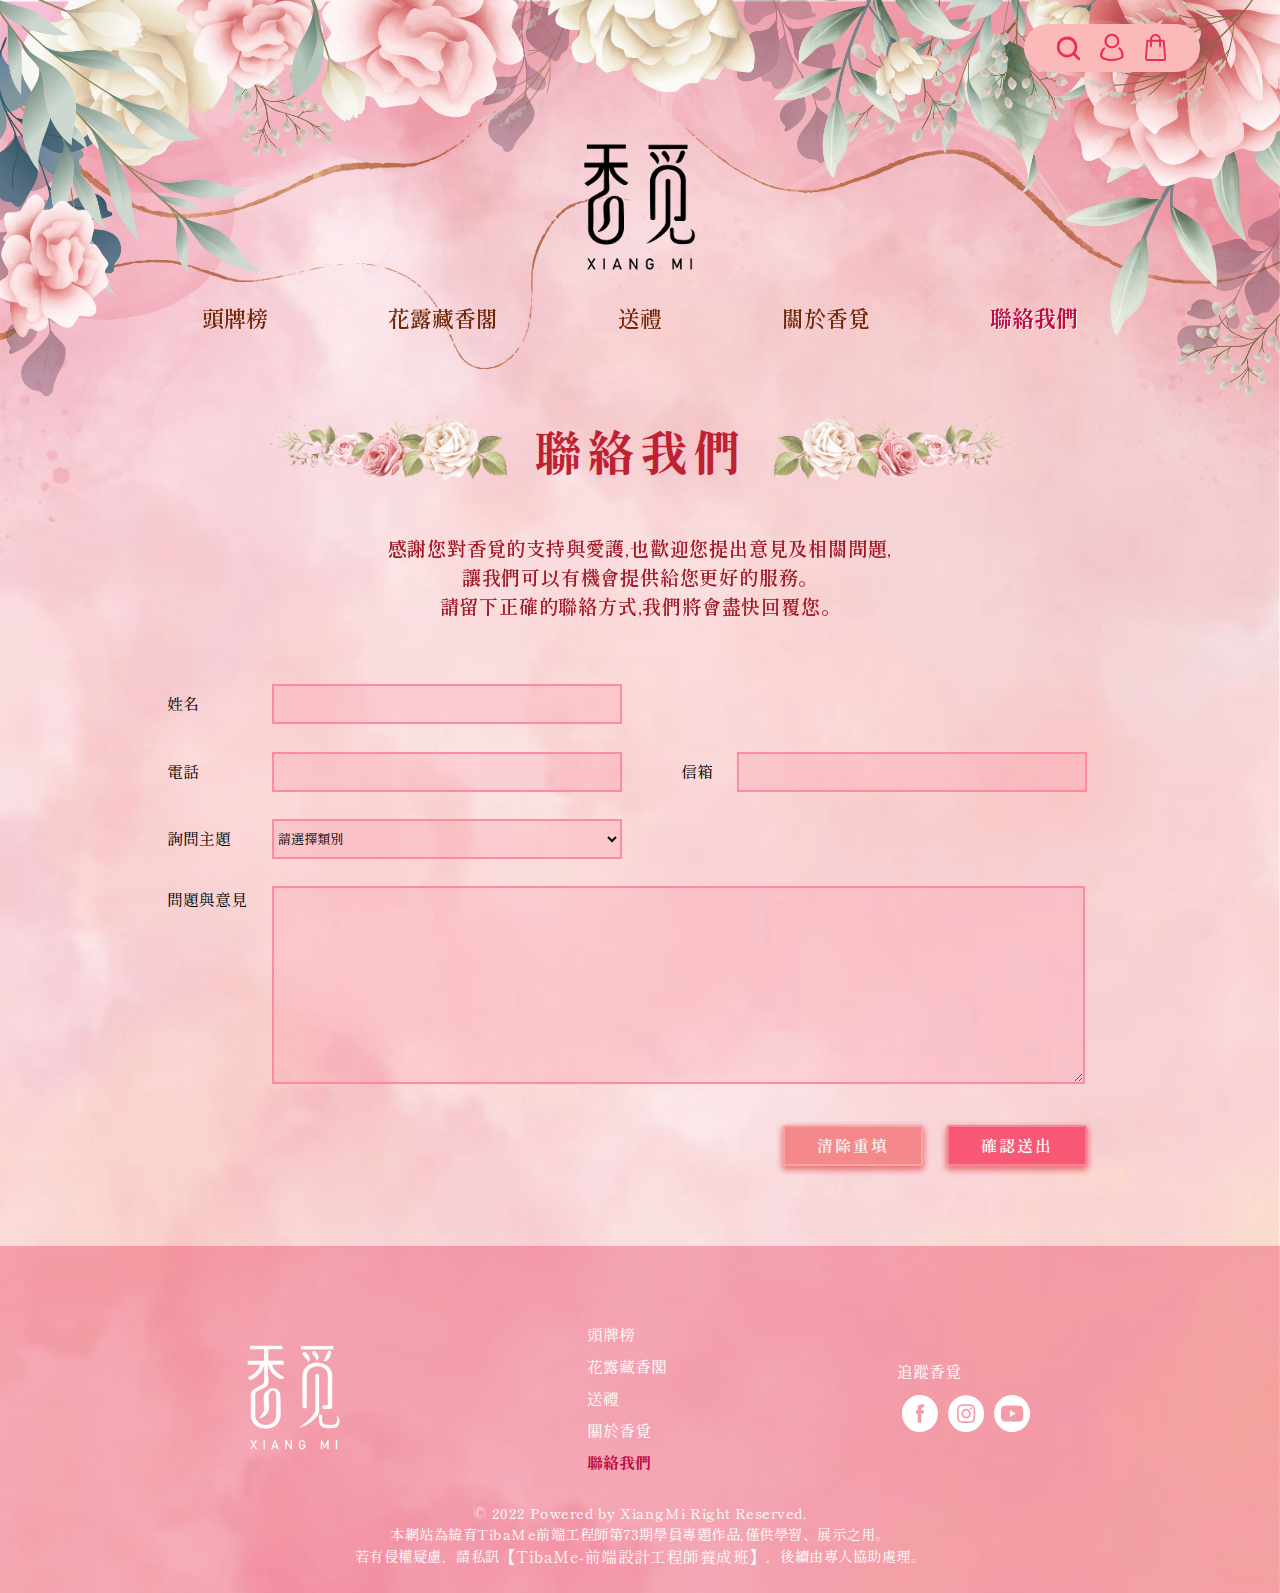
<file: contact.html>
<!DOCTYPE html>
<html lang="en">
<head>
    <meta charset="UTF-8">
    <meta http-equiv="X-UA-Compatible" content="IE=edge">
    <meta name="viewport" content="width=device-width, initial-scale=1.0">
    <title>香覓XiangMi｜聯絡我們</title>
	<!--瀏覽器頁籤logo icon-->
	<link rel="shortcut icon" href="image/xiang_logo_ico.ico" type="image/png">
	<!--描述和關鍵字-->
	<meta name="description" content="專屬於你的中式香水">
	<meta name="keyword" content="中式香水,香水,香調,十二月花神,花神,二十四節氣,節氣,送禮">
	<!--font family-->
	<link rel="preconnect" href="https://fonts.googleapis.com">
	<link rel="preconnect" href="https://fonts.gstatic.com" crossorigin>
	<link href="https://fonts.googleapis.com/css2?family=Noto+Sans+TC:wght@100;300;400&family=Shippori+Mincho:wght@500;600;700;800&display=swap" rel="stylesheet">
	<!--OwlCarousel-->
	<link rel="stylesheet" href="css/owl.carousel.min.css">
    <link rel="stylesheet" href="css/owl.theme.default.min.css">
	<!--AOS animation-->
	<link rel="stylesheet" href="https://unpkg.com/aos@next/dist/aos.css"/>
	<script src="https://unpkg.com/aos@next/dist/aos.js"></script>
	<!--css-->
	<link rel="stylesheet" href="css/reset.css">
    <link rel="stylesheet" href="css/common.css">
    <link rel="stylesheet" href="css/grid.css">
	<link rel="stylesheet" href="css/contact.css">
	
</head>

<body>

	<!--點按漢堡-->
	<input type="checkbox" name="" id="menu_check">

    <header>
		<div class="main_header">
			<!--icon圖示-->
			<div class="icon">
				<div class="single">
			 		<a href="#"><img src="image/icon/magnifier.svg" alt="搜尋"></a>
				</div>
				<div class="single">
			 		<a href="#"><img src="image/icon/login.svg" alt="會員登入"></a> 
				</div>
				<div class="single">
			 		<a href="#"><img src="image/icon/Shopping.svg" alt="購買"></a>
				</div>
		   </div>
		   <!--logo-->
			<a href="index.html" class="logo">
				<img src="image/xiang_logo.png" alt="xiang_logo">
			</a>
		</div>
	</header>

	<!--導覽列 -->
    <div class="navbar">
		<div class="main_nav_web">
			<nav class="main_nav">
				<ul>
					<li><a href="index.html">
						<img src="image/xiang_logo.png" alt="XiangMi_logo" >
					</a></li>
					<li><a href="best_sellers.html">頭牌榜</a></li>
					<li><a href="shop.html">花露藏香閣</a></li>
					<li><a href="gift.html">送禮</a></li>
					<li><a href="about.html">關於香覓</a></li>
					<li><a href="contact.html" class="now_page">聯絡我們</a></li>
					<div class="nav_icon">
						<a href="#"><img src="image/icon/Shopping-deep.svg" alt="購物車"></a>
						<a href="#"><img src="image/icon/login-deep.svg" alt="會員登入"></a>
					</div>
				</ul>
			</nav>
		</div>

		<!--漢堡-->
		<label for="menu_check" class="hb"></label>
    </div>

	<!-- 內文開始  -->
	<main>
        <!-- 聯絡我們 -->
        <section class="contact">
            <!-- 商城標題 -->
            <div class="tiltle">
                <div class="title_img">
                    <img src="image/fiower_title_1.svg" alt="" class="web_tiltle">
                    <img src="image/fiower_title_phone_1.svg" alt="" class="phone_tiltle">
                </div>
                <h1>聯絡我們</h1>
                <div class="title_img">
                    <img src="image/fiower_title_2.svg" alt="" class="web_tiltle">
                    <img src="image/fiower_title_phone_2.svg" alt="" class="phone_tiltle">
                </div>
            </div>
            <!-- 聯絡我們群組 -->
            <div class="contact_us container">
                <div class="contact_us_txt" data-aos="zoom-in" data-aos-duration="2000">
                    <h5>
                        感謝您對香覓的支持與愛護,也歡迎您提出意見及相關問題,<br>讓我們可以有機會提供給您更好的服務。<br>請留下正確的聯絡方式,我們將會盡快回覆您。
                    </h5>
                </div>

                <form action="" method="get">
					<!-- 姓名 -->
                    <div class="from_group">
                        <label for="name">姓名</label>
                        <input id="name" type="text" name="input_name" required>
                    </div>

                    <!-- 電話/信箱 -->
                    <div class="tel_email_wrap">
                        <div class="contact_us_item from_group">
                            <label for="tel">電話</label>
                            <input id="tel" type="tel" name="input_tel" required>
                        </div>
                        <div class="contact_us_item from_group">
                            <label for="email">信箱</label>
                            <input id="email" type="email" name="input_email" required>
                        </div>
                    </div>
                    <!-- 選項 -->
                    <div class="from_group">
                        <label for="cause">詢問主題</label>
                        <select id="cause" name="input_cause" required>
                            <option value="">請選擇類別</option>
                            <option value="">新產品</option>
                            <option value="">售後服務</option>
                            <option value="">產品使用</option>
                            <option value="">購買問題</option>
                            <option value="">網站使用</option>
                            <option value="">會員問題</option>
                            <option value="">其他</option>
                        </select>
                    </div>

					<!-- 問題與意見文字區 -->
                    <div class="from_group content_qa">
                        <label for="content">問題與意見</label>
                        <textarea id="content" name="" cols="80" rows="10" required></textarea>
                    </div>
    
                    <div class="from_btn">
                        <button type="reset" class="secondary_btn">清除重填</button>
                        <button type="submit" class="primary_btn">確認送出</button>
                    </div>

                </form>
            </div>

                
        </section>


		<!-- 回頂部按鈕 -->
		<div class="back_to_top back_to_top_none" id="back_to_top">
			<a onclick="topFunction()" id="back_to_top_btn">
				<img src="image/flower_circle.svg" alt="回到頂部">
				<p>TOP</p>
			</a>
		</div>
		<!-- 回頂部按鈕 -->	

	</main>
	
	<footer>
		<div class="footer_wrap">
			<div class="footer_logo">
				<a href="index.html">
					<img src="image/xiang_logo_white.png" alt="XiangMi_logo" >
				</a>
			</div>
			<div class="footer_main">
				<ul>
					<li><a href="best_sellers.html">頭牌榜</a></li>
					<li><a href="shop.html">花露藏香閣</a></li>
					<li><a href="gift.html">送禮</a></li>
					<li><a href="about.html">關於香覓</a></li>
					<li><a href="contact.html" class="now_page">聯絡我們</a></li>
				</ul>
			</div>
			<div class="social_media">
				追蹤香覓
				<div class="footer_icon">
					<a href="#"><img src="image/icon/footer_icon_fb.svg" alt=""></a>
					<a href="#"><img src="image/icon/footer_icon_ig.svg" alt=""></a>
					<a href="#"><img src="image/icon/footer_icon_yt.svg" alt=""></a>
				</div>
			</div>
			
		</div>
		<div class="copy_right">
			<p>
			© 2022 Powered by XiangMi Right Reserved.<br>
			本網站為緯育TibaMe前端工程師第73期學員專題作品,僅供學習、展示之用。<br>
			</p>
			<p>
			若有侵權疑慮，請私訊<a href="https://www.tibame.com/goodjob/frontend">【TibaMe-前端設計工程師養成班】</a>，後續由專人協助處理。
			</p>
		</div>
		
	</footer>

<!--AOS animation-->
<script>
	AOS.init();
</script>
<!--OwlCarousel-->	
<script src="https://code.jquery.com/jquery-3.6.0.min.js"></script>
<script src="js/owl.carousel.min.js"></script>
<!--js-->
<script src="js/common.js"></script>

</body>
</html>
</file>
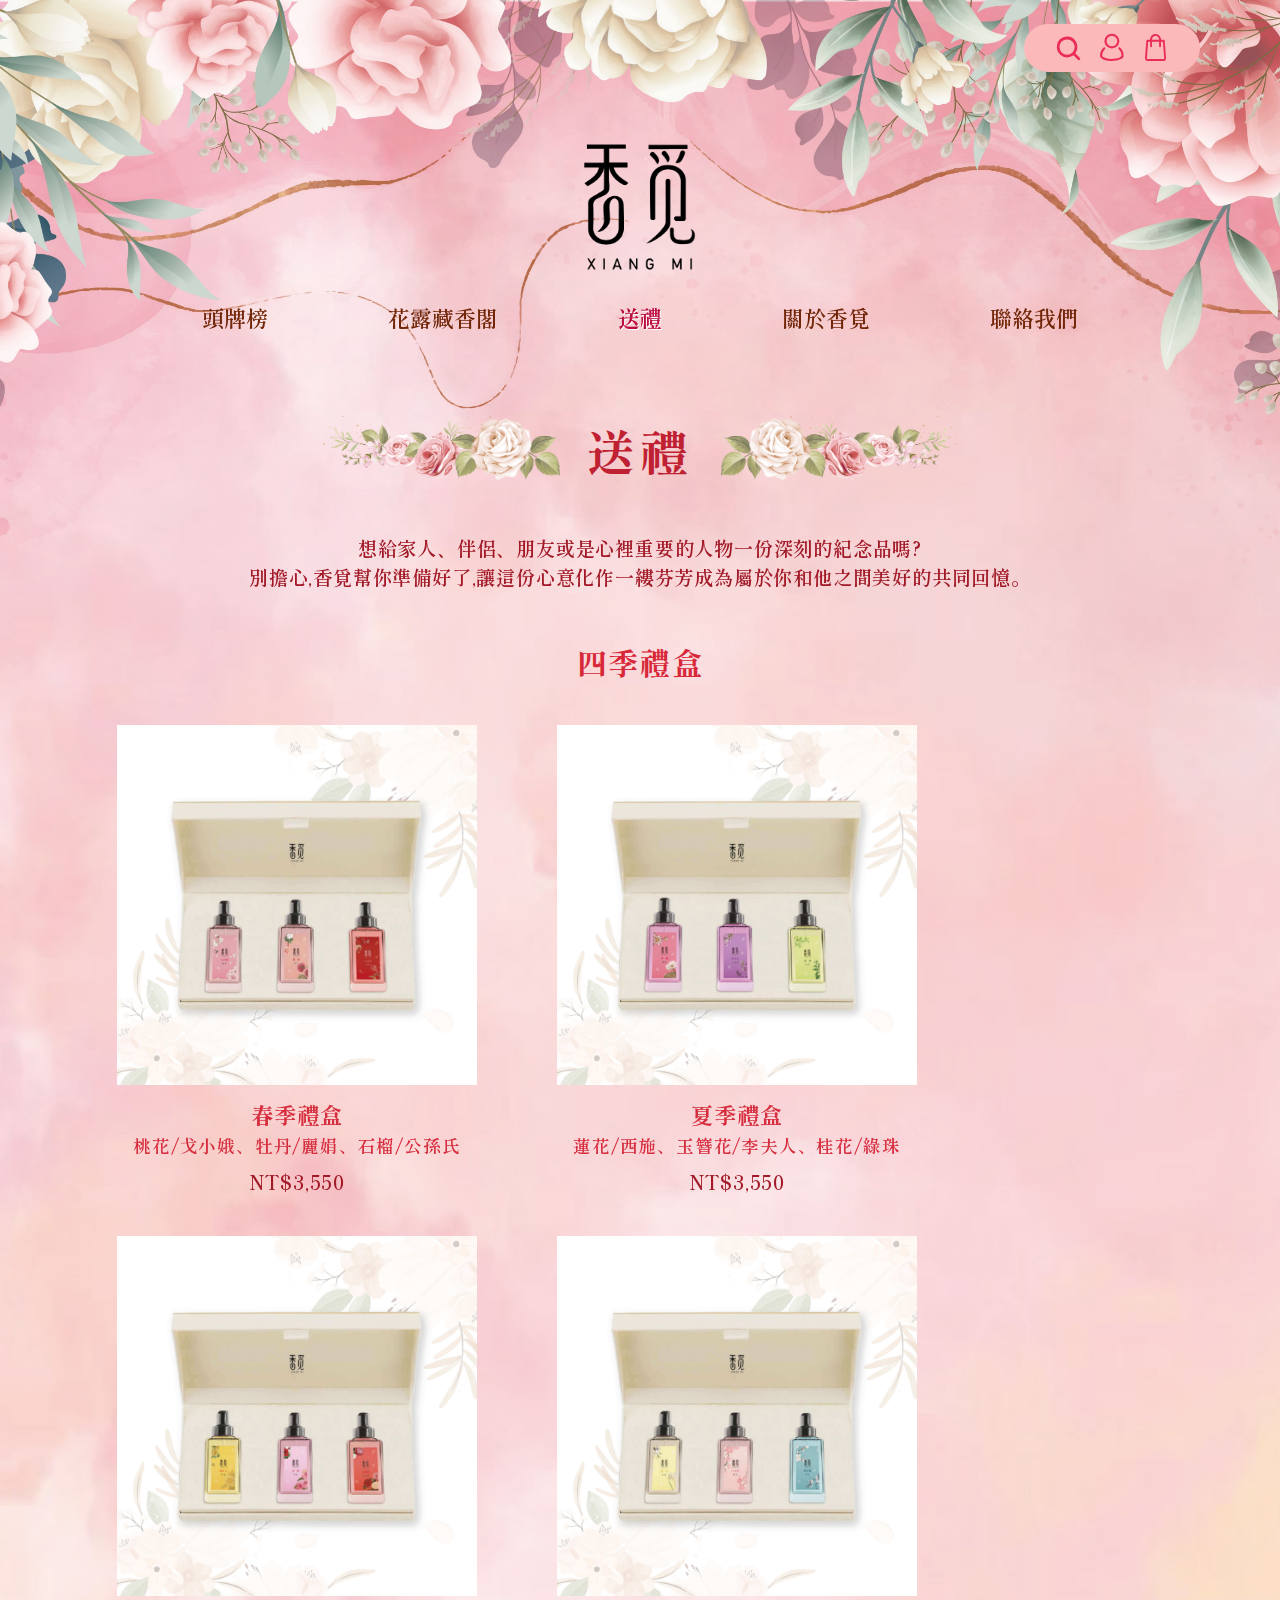
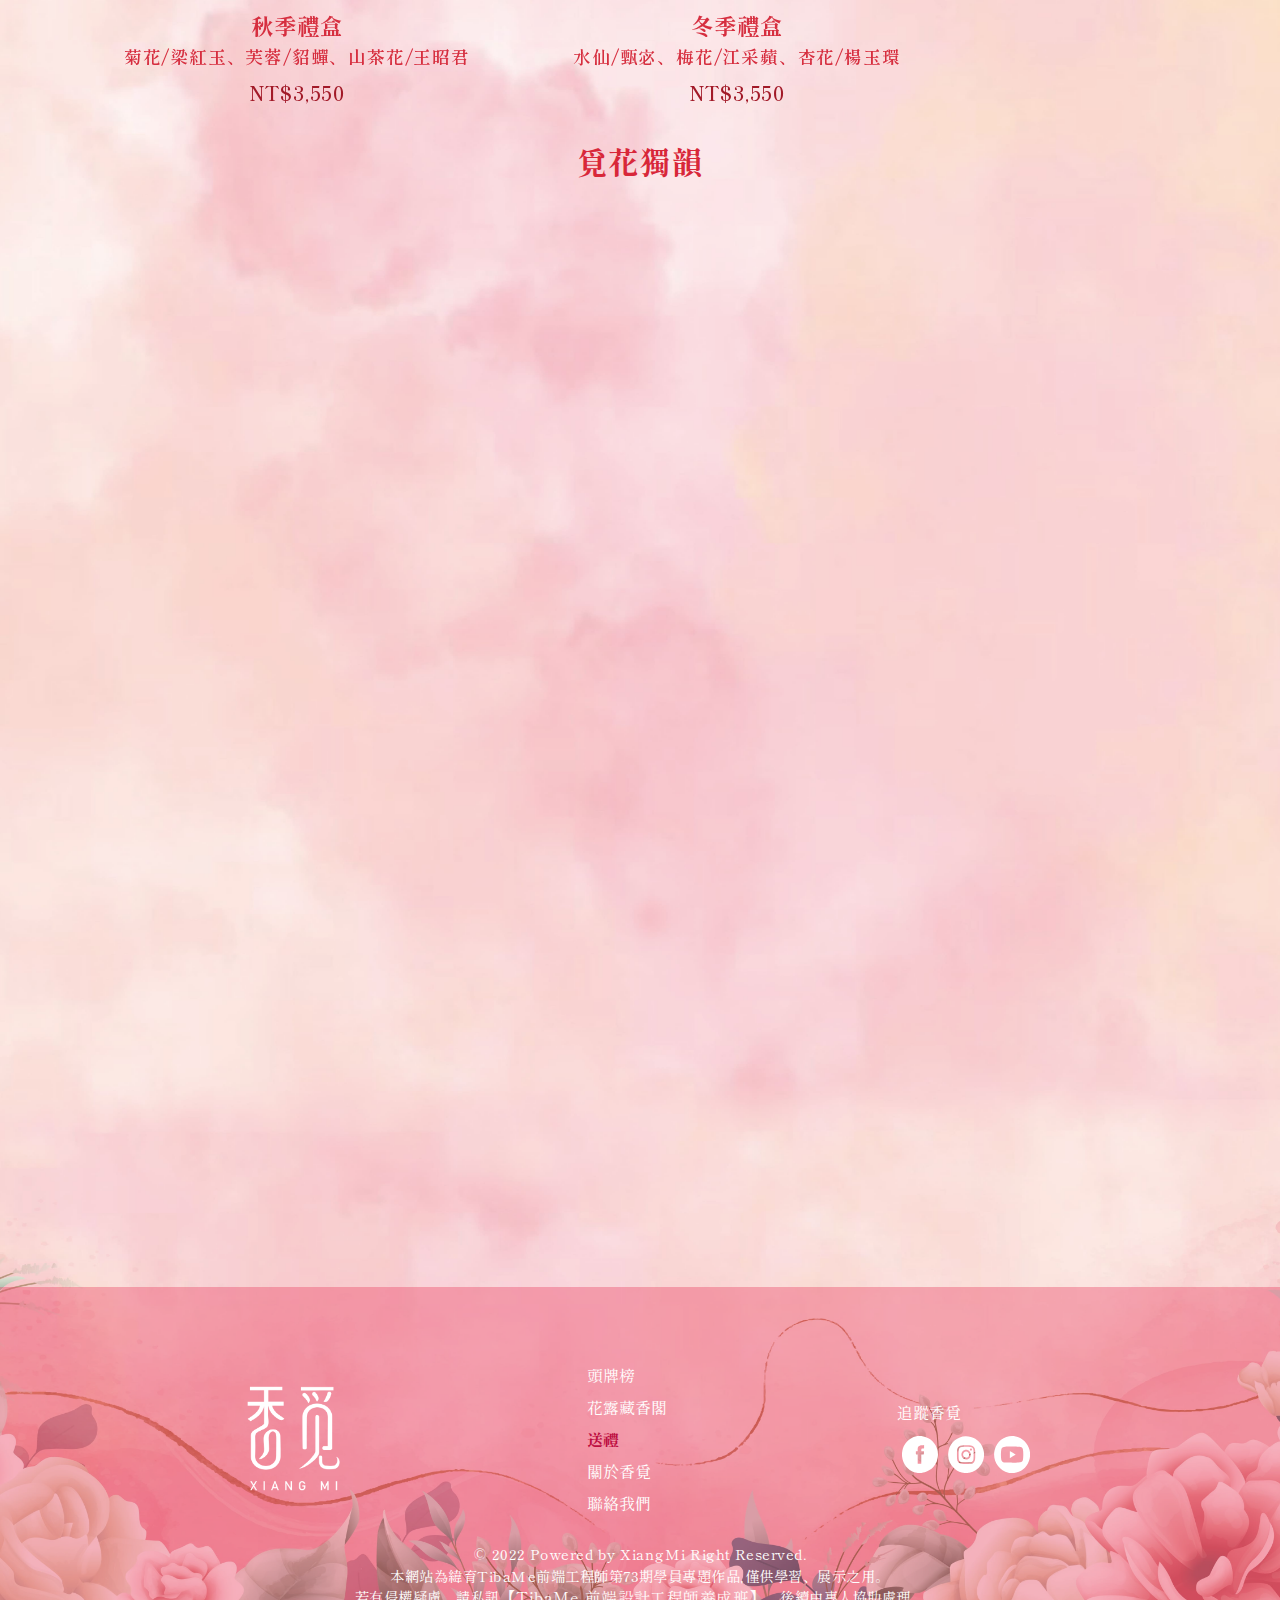
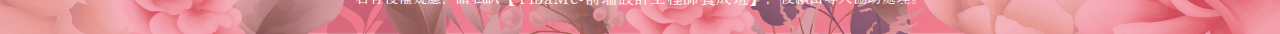
<file: gift.html>
<!DOCTYPE html>
<html lang="en">
<head>
    <meta charset="UTF-8">
    <meta http-equiv="X-UA-Compatible" content="IE=edge">
    <meta name="viewport" content="width=device-width, initial-scale=1.0">
    <title>香覓XiangMi｜送禮</title>
	<!--瀏覽器頁籤logo icon-->
	<link rel="shortcut icon" href="image/xiang_logo_ico.ico" type="image/png">
	<!--描述和關鍵字-->
	<meta name="description" content="專屬於你的中式香水">
	<meta name="keyword" content="中式香水,香水,香調,十二月花神,花神,二十四節氣,節氣,送禮">
	<!--font family-->
	<link rel="preconnect" href="https://fonts.googleapis.com">
	<link rel="preconnect" href="https://fonts.gstatic.com" crossorigin>
	<link href="https://fonts.googleapis.com/css2?family=Noto+Sans+TC:wght@100;300;400&family=Shippori+Mincho:wght@500;600;700;800&display=swap" rel="stylesheet">
	<!--OwlCarousel-->
	<link rel="stylesheet" href="css/owl.carousel.min.css">
    <link rel="stylesheet" href="css/owl.theme.default.min.css">
	<!--AOS animation-->
	<link rel="stylesheet" href="https://unpkg.com/aos@next/dist/aos.css"/>
	<script src="https://unpkg.com/aos@next/dist/aos.js"></script>
	<!--css-->
	<link rel="stylesheet" href="css/reset.css">
    <link rel="stylesheet" href="css/common.css">
    <link rel="stylesheet" href="css/grid.css">
	<link rel="stylesheet" href="css/gift.css">
	
</head>

<body>

	<!--點按漢堡-->
	<input type="checkbox" name="" id="menu_check">

    <header>
		<div class="main_header">
			<!--icon圖示-->
			<div class="icon">
				<div class="single">
			 		<a href="#"><img src="image/icon/magnifier.svg" alt="搜尋"></a>
				</div>
				<div class="single">
			 		<a href="#"><img src="image/icon/login.svg" alt="會員登入"></a> 
				</div>
				<div class="single">
			 		<a href="#"><img src="image/icon/Shopping.svg" alt="購買"></a>
				</div>
		   </div>
		   <!--logo-->
			<a href="index.html" class="logo">
				<img src="image/xiang_logo.png" alt="xiang_logo">
			</a>
		</div>
	</header>

	<!--導覽列 -->
    <div class="navbar">
		<div class="main_nav_web">
			<nav class="main_nav">
				<ul>
					<li><a href="index.html">
						<img src="image/xiang_logo.png" alt="XiangMi_logo" >
					</a></li>
					<li><a href="best_sellers.html">頭牌榜</a></li>
					<li><a href="shop.html">花露藏香閣</a></li>
					<li><a href="gift.html"class="now_page">送禮</a></li>
					<li><a href="about.html">關於香覓</a></li>
					<li><a href="contact.html">聯絡我們</a></li>
					<div class="nav_icon">
						<a href="#"><img src="image/icon/Shopping-deep.svg" alt="購物車"></a>
						<a href="#"><img src="image/icon/login-deep.svg" alt="會員登入"></a>
					</div>
				</ul>
			</nav>
		</div>

		<!--漢堡-->
		<label for="menu_check" class="hb"></label>
    </div>

	<!-- 內文開始  -->
	<main>
        <!-- 送禮 -->
        <section class="gift_giving">
            <!-- 商城標題 -->
            <div class="tiltle">
                <div class="title_img">
                    <img src="image/fiower_title_1.svg" alt="" class="web_tiltle">
                    <img src="image/fiower_title_phone_1.svg" alt="" class="phone_tiltle">
                </div>
                <h1>送禮</h1>
                <div class="title_img">
                    <img src="image/fiower_title_2.svg" alt="" class="web_tiltle">
                    <img src="image/fiower_title_phone_2.svg" alt="" class="phone_tiltle">
                </div>
            </div>

			<div class="gift container">
				<div class="gift_tiltle_txt" data-aos="zoom-in" data-aos-duration="2000">
					<h5>
						想給家人、伴侶、朋友或是心裡重要的人物一份深刻的紀念品嗎?<br>別擔心,香覓幫你準備好了,讓這份心意化作一縷芬芳成為屬於你和他之間美好的共同回憶。
					</h5>
				</div>

				<div class="season_gift">
					<h3>四季禮盒</h3>
					<div class="gift_warp row" data-aos="fade-up" data-aos-duration="1000">
						<div class="gift_card">
							<div class="gift_pic">
								<a href="#"><img src="image/gift/spring_gift_box.jpg"></a>
							</div>
							<div class="gift_txt">
								<h4>春季禮盒</h4>
								<h6>桃花/戈小娥、牡丹/麗娟、石榴/公孫氏</h6>
								<h5>NT$3,550</h5>			
							</div>
						</div>
						<div class="gift_card">
							<div class="gift_pic">
								<a href="#"><img src="image/gift/summer_gift_box.jpg"></a>
							</div>
							<div class="gift_txt">
								<h4>夏季禮盒</h4>
								<h6>蓮花/西施、玉簪花/李夫人、桂花/綠珠</h6>
								<h5>NT$3,550</h5>			
							</div>
						</div>
						<div class="gift_card">
							<div class="gift_pic">
								<a href="#"><img src="image/gift/autumn_gift_box.jpg"></a>
							</div>
							<div class="gift_txt">
								<h4>秋季禮盒</h4>
								<h6>菊花/梁紅玉、芙蓉/貂蟬、山茶花/王昭君</h6>
								<h5>NT$3,550</h5>			
							</div>
						</div>
						<div class="gift_card">
							<div class="gift_pic">
								<a href="#"><img src="image/gift/winter_gift_box.jpg"></a>
							</div>
							<div class="gift_txt">
								<h4>冬季禮盒</h4>
								<h6>水仙/甄宓、梅花/江采蘋、杏花/楊玉環</h6>
								<h5>NT$3,550</h5>			
							</div>
						</div>
					</div>
				</div>

				<div class="flower_box">
					<h3>覓花獨韻</h3>
					<div class="gift_warp row" data-aos="fade-up" data-aos-duration="1000">
						<div class="gift_card">
							<div class="gift_pic">
								<a href="#"><img src="image/gift/first_flower_box.jpg"></a>
							</div>
							<div class="gift_txt">
								<h4>限量百花盒御禮</h4>
								<h6>牡丹/麗娟</h6>
								<h5>NT$2,350</h5>			
							</div>
						</div>
						<div class="gift_card">
							<div class="gift_pic">
								<a href="#"><img src="image/gift/second_flower_box.jpg"></a>
							</div>
							<div class="gift_txt">
								<h4>限量百花盒御禮</h4>
								<h6>菊花/梁紅玉</h6>
								<h5>NT$2,350</h5>			
							</div>
						</div>
						<div class="gift_card">
							<div class="gift_pic">
								<a href="#"><img src="image/gift/third_flower_box.jpg"></a>
							</div>
							<div class="gift_txt">
								<h4>限量百花盒御禮</h4>
								<h6>桃花/戈小娥</h6>
								<h5>NT$2,350</h5>			
							</div>
						</div>
					</div>
				</div>
			</div>

        </section>


		<!-- 回頂部按鈕 -->
		<div class="back_to_top back_to_top_none" id="back_to_top">
			<a onclick="topFunction()" id="back_to_top_btn">
				<img src="image/flower_circle.svg" alt="回到頂部">
				<p>TOP</p>
			</a>
		</div>
		<!-- 回頂部按鈕 -->	

	</main>
	
	<footer>
		<div class="footer_wrap">
			<div class="footer_logo">
				<a href="index.html">
					<img src="image/xiang_logo_white.png" alt="XiangMi_logo" >
				</a>
			</div>
			<div class="footer_main">
				<ul>
					<li><a href="best_sellers.html">頭牌榜</a></li>
					<li><a href="shop.html">花露藏香閣</a></li>
					<li><a href="gift.html" class="now_page">送禮</a></li>
					<li><a href="about.html">關於香覓</a></li>
					<li><a href="contact.html">聯絡我們</a></li>
				</ul>
			</div>
			<div class="social_media">
				追蹤香覓
				<div class="footer_icon">
					<a href="#"><img src="image/icon/footer_icon_fb.svg" alt=""></a>
					<a href="#"><img src="image/icon/footer_icon_ig.svg" alt=""></a>
					<a href="#"><img src="image/icon/footer_icon_yt.svg" alt=""></a>
				</div>
			</div>
			
		</div>
		<div class="copy_right">
			<p>
			© 2022 Powered by XiangMi Right Reserved.<br>
			本網站為緯育TibaMe前端工程師第73期學員專題作品,僅供學習、展示之用。<br>
			</p>
			<p>
			若有侵權疑慮，請私訊<a href="https://www.tibame.com/goodjob/frontend">【TibaMe-前端設計工程師養成班】</a>，後續由專人協助處理。
			</p>
		</div>
		
	</footer>

<!--AOS animation-->
<script>
	AOS.init();
</script>
<!--OwlCarousel-->	
<script src="https://code.jquery.com/jquery-3.6.0.min.js"></script>
<script src="js/owl.carousel.min.js"></script>
<!--js-->
<script src="js/common.js"></script>

</body>
</html>
</file>
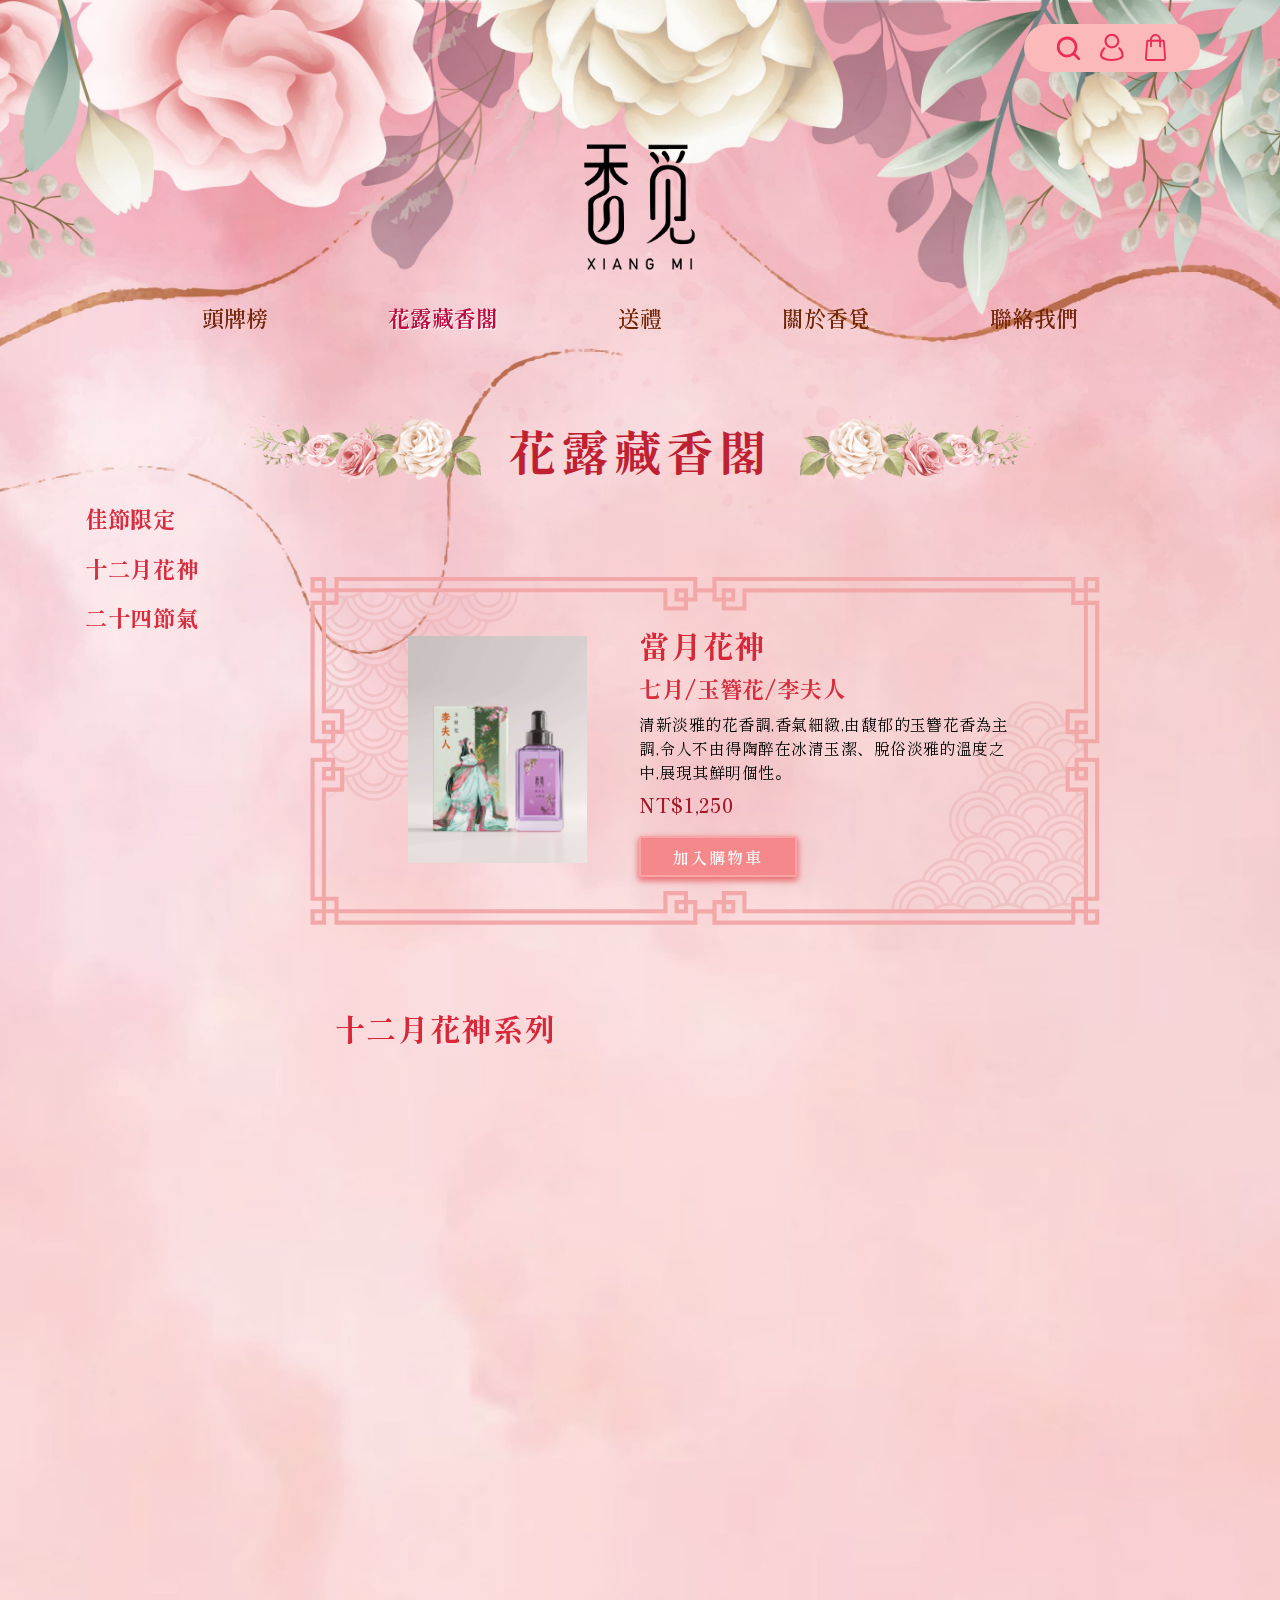
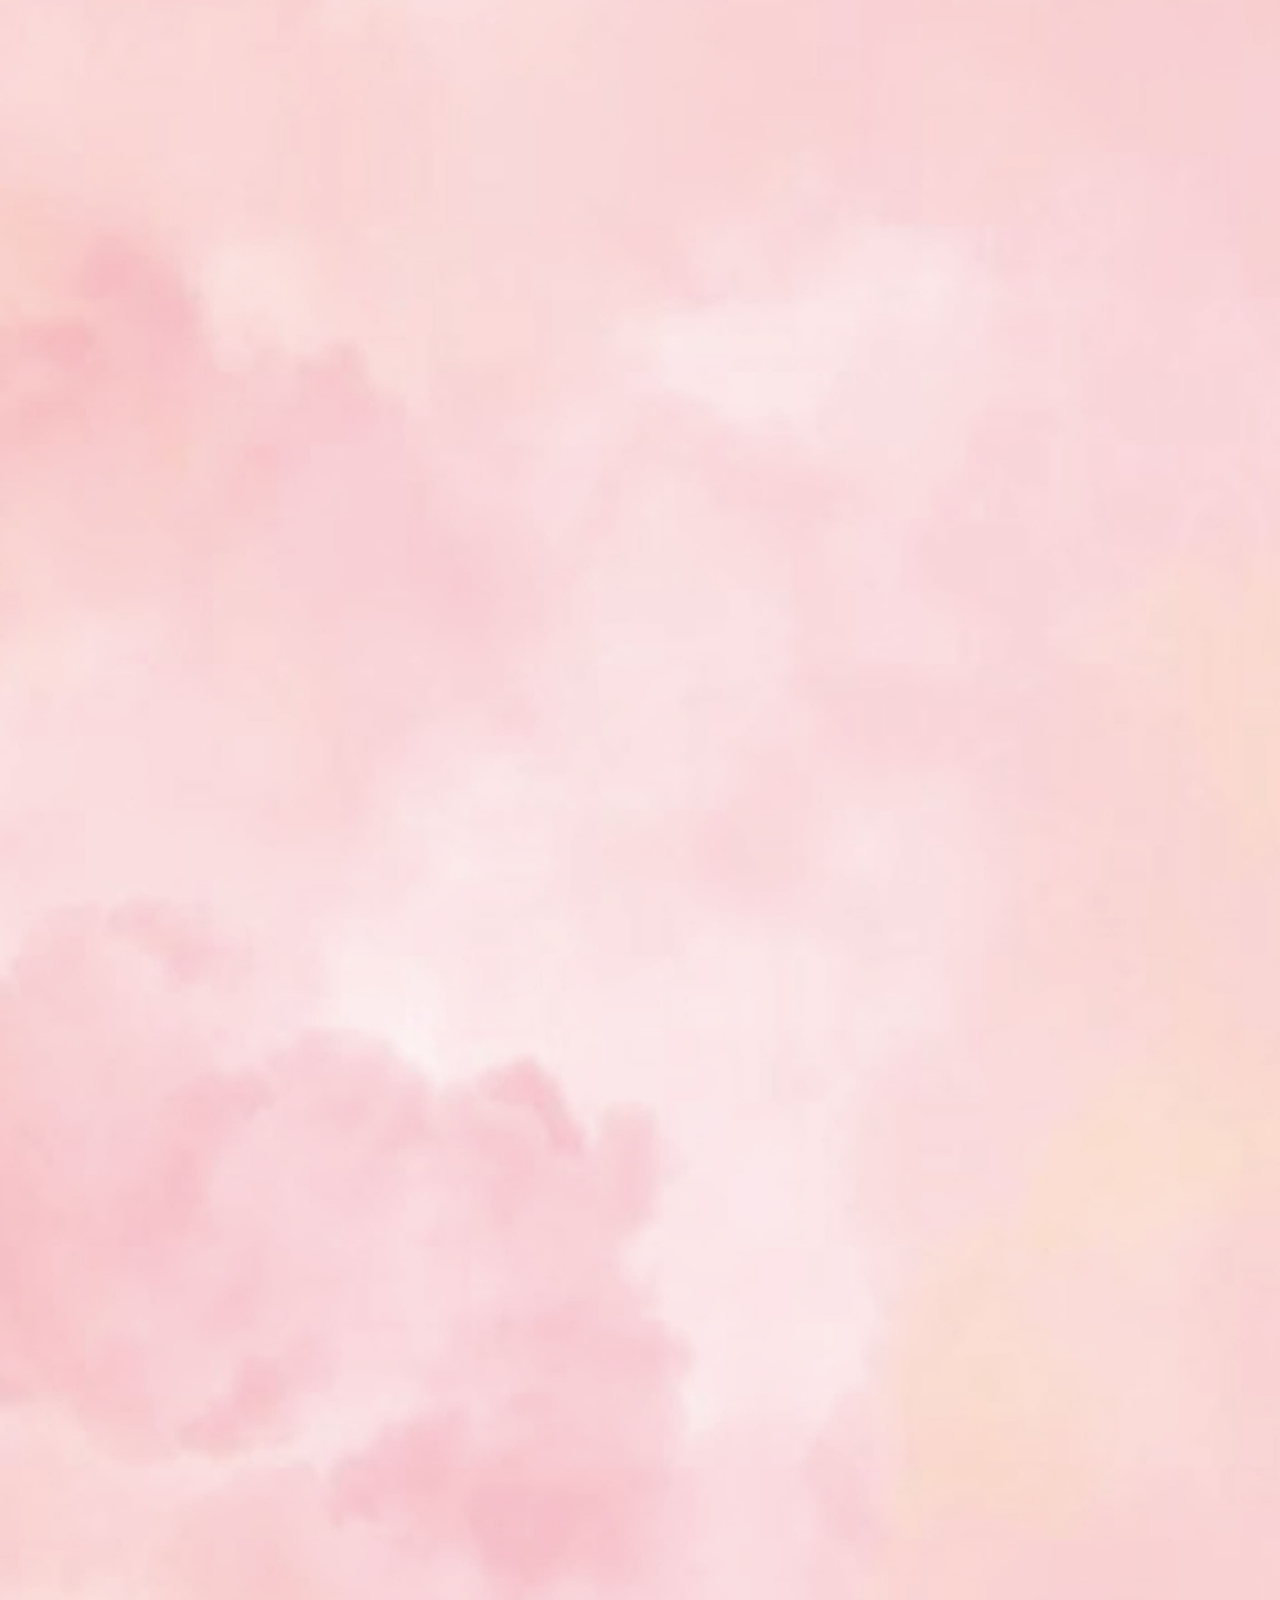
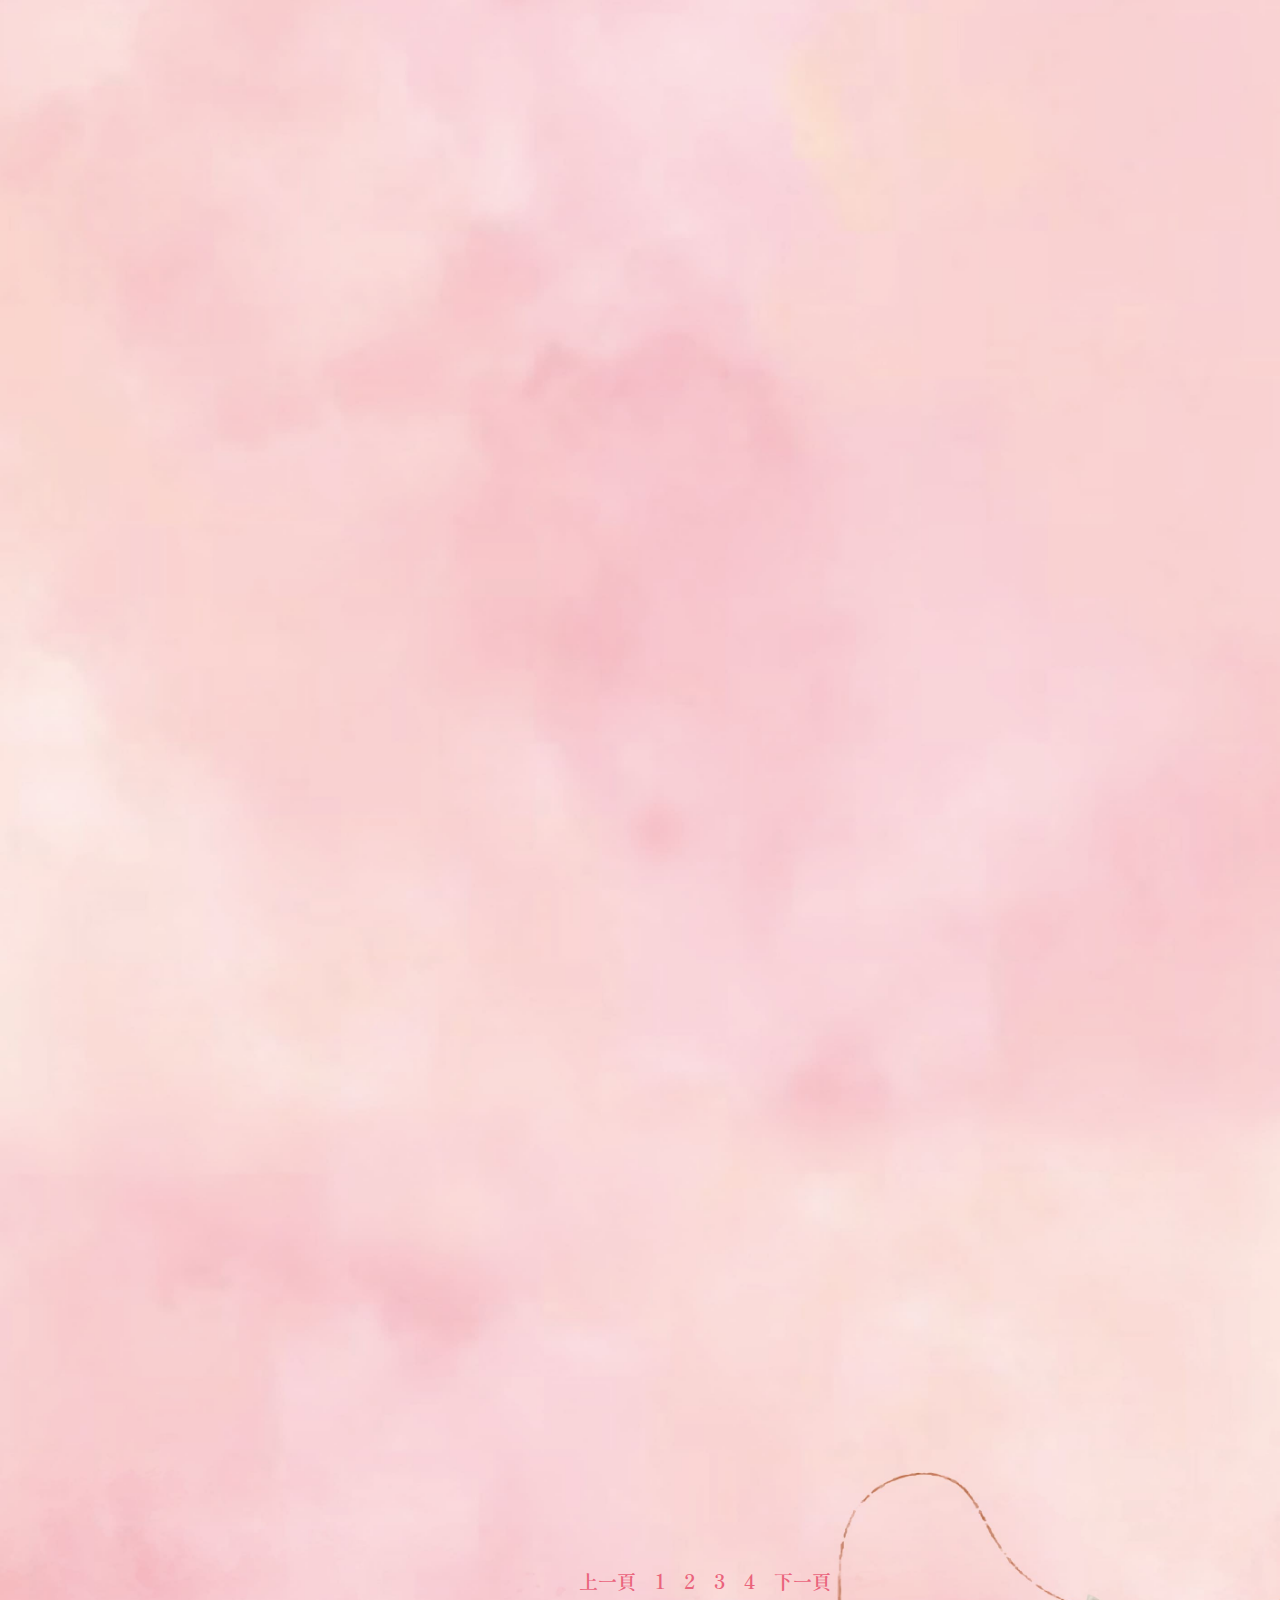
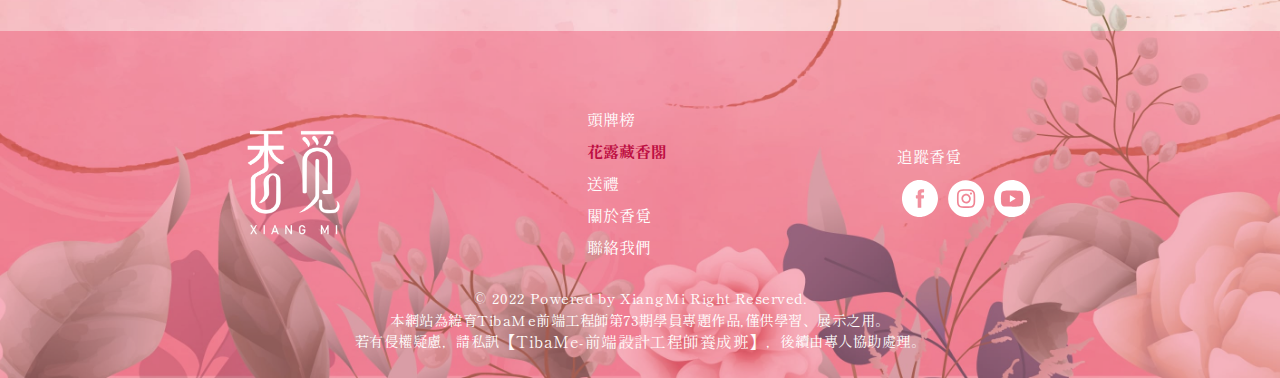
<file: shop.html>
<!DOCTYPE html>
<html lang="en">
<head>
    <meta charset="UTF-8">
    <meta http-equiv="X-UA-Compatible" content="IE=edge">
    <meta name="viewport" content="width=device-width, initial-scale=1.0">
    <title>香覓XiangMi｜花露藏香閣</title>
	<!--瀏覽器頁籤logo icon-->
	<link rel="shortcut icon" href="image/xiang_logo_ico.ico" type="image/png">
	<!--描述和關鍵字-->
	<meta name="description" content="專屬於你的中式香水">
	<meta name="keyword" content="中式香水,香水,香調,十二月花神,花神,二十四節氣,節氣,送禮">
	<!--font family-->
	<link rel="preconnect" href="https://fonts.googleapis.com">
	<link rel="preconnect" href="https://fonts.gstatic.com" crossorigin>
	<link href="https://fonts.googleapis.com/css2?family=Noto+Sans+TC:wght@100;300;400&family=Shippori+Mincho:wght@500;600;700;800&display=swap" rel="stylesheet">
	<!--OwlCarousel-->
	<link rel="stylesheet" href="css/owl.carousel.min.css">
    <link rel="stylesheet" href="css/owl.theme.default.min.css">
    <!--AOS animation-->
	<link rel="stylesheet" href="https://unpkg.com/aos@next/dist/aos.css"/>
	<script src="https://unpkg.com/aos@next/dist/aos.js"></script>
	<!--css-->
	<link rel="stylesheet" href="css/reset.css">
    <link rel="stylesheet" href="css/common.css">
    <link rel="stylesheet" href="css/grid.css">
	<link rel="stylesheet" href="css/shop.css">
	
</head>

<body>

	<!--點按漢堡-->
	<input type="checkbox" name="" id="menu_check">

    <header>
		<div class="main_header">
			<!--icon圖示-->
			<div class="icon">
				<div class="single">
			 		<a href="#"><img src="image/icon/magnifier.svg" alt="搜尋"></a>
				</div>
				<div class="single">
			 		<a href="#"><img src="image/icon/login.svg" alt="會員登入"></a> 
				</div>
				<div class="single">
			 		<a href="#"><img src="image/icon/Shopping.svg" alt="購買"></a>
				</div>
		   </div>
		   <!--logo-->
			<a href="index.html" class="logo">
				<img src="image/xiang_logo.png" alt="xiang_logo">
			</a>
		</div>
	</header>

	<!--導覽列 -->
    <div class="navbar">
		<div class="main_nav_web">
			<nav class="main_nav">
				<ul>
					<li><a href="index.html">
						<img src="image/xiang_logo.png" alt="XiangMi_logo" >
					</a></li>
					<li><a href="best_sellers.html">頭牌榜</a></li>
					<li><a href="shop.html" class="now_page">花露藏香閣</a></li>
					<li><a href="gift.html">送禮</a></li>
					<li><a href="about.html">關於香覓</a></li>
					<li><a href="contact.html">聯絡我們</a></li>
					<div class="nav_icon">
						<a href="#"><img src="image/icon/Shopping-deep.svg" alt="購物車"></a>
						<a href="#"><img src="image/icon/login-deep.svg" alt="會員登入"></a>
					</div>
				</ul>
			</nav>
		</div>

		<!--漢堡-->
		<label for="menu_check" class="hb"></label>
    </div>

	<!-- 內文開始  -->
	<main>
        <!-- 商城 -->
        <section class="shop">
            <!-- 商城標題 -->
            <div class="tiltle">
                <div class="title_img">
                    <img src="image/fiower_title_1.svg" alt="" class="web_tiltle">
                    <img src="image/fiower_title_phone_1.svg" alt="" class="phone_tiltle">
                </div>
                <h1>花露藏香閣</h1>
                <div class="title_img">
                    <img src="image/fiower_title_2.svg" alt="" class="web_tiltle">
                    <img src="image/fiower_title_phone_2.svg" alt="" class="phone_tiltle">
                </div>
            </div>

           
            <div class="shopping container">
                <!-- 左邊分類欄 -->
                <div class="product_list_sticky">
                    <div class="product_list" data-aos="fade-right" data-aos-duration="1000">
                        <ul>
                            <li><a href="#"><h4>佳節限定</h4></a></li>
                            <li><a href="#"><h4>十二月花神</h4></a></li>
                            <li><a href="#"><h4>二十四節氣</h4></a></li>
                        </ul>
                    </div>
                </div>
                
                <!-- 右邊產品列 -->
                <div class="right_product">
                     <!-- 當月花神 -->
                    <div class="this_month_flower_god_wrap">
                        <div class="this_month_flower_god_img col-12 col-md-6" data-aos="fade-right" data-aos-duration="1500">
                            <img src="image/flower-god/product-group/product-group_7.jpg" alt="當月花神產品圖">
                        </div>
                        <!-- 當月花神_文字 -->
                        <div class="this_month_flower_god_txt col-12 col-md-6" data-aos="fade-left" data-aos-duration="1500">
                            <h3>當月花神</h3>
                            <h4>七月/玉簪花/李夫人</h4>
                            <div class="txt">
                                <p>清新淡雅的花香調,香氣細緻,由馥郁的玉簪花香為主調,令人不由得陶醉在冰清玉潔、脫俗淡雅的溫度之中,展現其鮮明個性。</p>
                            </div>
                            <h5>NT$1,250</h5>
                            <a href="#"><button class="secondary_btn">加入購物車</button></a>
                        </div>
                    </div>

                    <!-- 十二月花神 -->
                    <div class="small_sign">
                        <h3>十二月花神系列</h3>
                    </div>
                    <div class="flower_god_wrap row" data-aos="fade-up" data-aos-duration="1500">
                        <div class="flower_god_item col-4 col-md-6 window_product">
                            <a href="#">
                                <div class="flower_god_item_img">
                                    <div class="January web"></div>
                                    <div class="flower_god_phone_img phone">
                                        <img src="image/flower-god/product-no-bg/product-no-bg_1.png" alt="一月花神">
                                    </div>
                                </div>
                            </a>
                            <h4>一月/梅花/江采蘋</h4>
                            <h5>NT$1,250</h5>
                            <a href="#"><button class="third_btn">加入購物車</button></a>
                        </div>

                        <div class="flower_god_item col-4 col-md-6 window_product">
                            <a href="#">
                                <div class="flower_god_item_img">
                                    <div class="February web"></div>
                                    <div class="flower_god_phone_img phone">
                                        <img src="image/flower-god/product-no-bg/product-no-bg_2.png" alt="二月花神">
                                    </div>
                                </div>
                            </a>
                            <h4>二月/杏花/楊玉環</h4>
								<h5>NT$1,250</h5>
                            <a href="#"><button class="third_btn">加入購物車</button></a>
                        </div>

                        <div class="flower_god_item col-4 col-md-6 window_product">
                            <a href="#">
                                <div class="flower_god_item_img">
                                    <div class="March web"></div>
                                    <div class="flower_god_phone_img phone">
                                        <img src="image/flower-god/product-no-bg/product-no-bg-3.png" alt="三月花神">
                                    </div>
                                </div>
                            </a>
                            <h4>三月/桃花/戈小娥</h4>
								<h5>NT$1,250</h5>
                            <a href="#"><button class="third_btn">加入購物車</button></a>
                        </div>

                        <div class="flower_god_item col-4 col-md-6 window_product">
                            <a href="#">
                                <div class="flower_god_item_img">
                                    <div class="April web"></div>
                                    <div class="flower_god_phone_img phone">
                                        <img src="image/flower-god/product-no-bg/product-no-bg-4.png" alt="四月花神">
                                    </div>
                                </div>
                            </a>
                            <h4>四月/牡丹/麗娟</h4>
								<h5>NT$1,250</h5>
                            <a href="#"><button class="third_btn">加入購物車</button></a>
                        </div>

                        <div class="flower_god_item col-4 col-md-6 window_product">
                            <a href="#">
                                <div class="flower_god_item_img">
                                    <div class="May web"></div>
                                    <div class="flower_god_phone_img phone">
                                        <img src="image/flower-god/product-no-bg/product-no-bg_5.png" alt="五月花神">
                                    </div>
                                </div>
                            </a>
                            <h4>五月/石榴/公孫氏</h4>
								<h5>NT$1,250</h5>
                            <a href="#"><button class="third_btn">加入購物車</button></a>
                        </div>

                        <div class="flower_god_item col-4 col-md-6 window_product">
                            <a href="#">
                                <div class="flower_god_item_img">
                                    <div class="June web"></div>
                                    <div class="flower_god_phone_img phone">
                                        <img src="image/flower-god/product-no-bg/product-no-bg_6.png" alt="六月花神">
                                    </div>
                                </div>
                            </a>
                            <h4>六月/蓮花/西施</h4>
								<h5>NT$1,250</h5>
                            <a href="#"><button class="third_btn">加入購物車</button></a>
                        </div>

                        <div class="flower_god_item col-4 col-md-6 window_product">
                            <a href="#">
                                <div class="flower_god_item_img">
                                    <div class="July web"></div>
                                    <div class="flower_god_phone_img phone">
                                        <img src="image/flower-god/product-no-bg/product-no-bg_7.png" alt="七月花神">
                                    </div>
                                </div>
                            </a>
                            <h4>七月/玉簪花/李夫人</h4>
								<h5>NT$1,250</h5>
                            <a href="#"><button class="third_btn">加入購物車</button></a>
                        </div>

                        <div class="flower_god_item col-4 col-md-6 window_product">
                            <a href="#">
                                <div class="flower_god_item_img">
                                    <div class="August web"></div>
                                    <div class="flower_god_phone_img phone">
                                        <img src="image/flower-god/product-no-bg/product-no-bg_8.png" alt="八月花神">
                                    </div>
                                </div>
                            </a>
                            <h4>八月/桂花/綠珠</h4>
								<h5>NT$1,250</h5>
                            <a href="#"><button class="third_btn">加入購物車</button></a>
                        </div>

                        <div class="flower_god_item col-4 col-md-6 window_product">
                            <a href="#">
                                <div class="flower_god_item_img">
                                    <div class="September web"></div>
                                    <div class="flower_god_phone_img phone">
                                        <img src="image/flower-god/product-no-bg/product-no-bg_9.png" alt="九月花神">
                                    </div>
                                </div>
                            </a>
                            <h4>九月/菊花/梁紅玉</h4>
								<h5>NT$1,250</h5>
                            <a href="#"><button class="third_btn">加入購物車</button></a>
                        </div>

                        <div class="flower_god_item col-4 col-md-6 window_product">
                            <a href="#">
                                <div class="flower_god_item_img">
                                    <div class="October web"></div>
                                    <div class="flower_god_phone_img phone">
                                        <img src="image/flower-god/product-no-bg/product-no-bg_10.png" alt="十月花神">
                                    </div>
                                </div>
                            </a>
                            <h4>十月/芙蓉/貂蟬</h4>
								<h5>NT$1,250</h5>
                            <a href="#"><button class="third_btn">加入購物車</button></a>
                        </div>

                        <div class="flower_god_item col-4 col-md-6 window_product">
                            <a href="#">
                                <div class="flower_god_item_img">
                                    <div class="November web"></div>
                                    <div class="flower_god_phone_img phone">
                                        <img src="image/flower-god/product-no-bg/product-no-bg_11.png" alt="十一月花神">
                                    </div>
                                </div>
                            </a>
                            <h4>十一月/山茶花/王昭君</h4>
								<h5>NT$1,250</h5>
                            <a href="#"><button class="third_btn">加入購物車</button></a>
                        </div>

                        <div class="flower_god_item col-4 col-md-6 window_product">
                            <a href="#">
                                <div class="flower_god_item_img">
                                    <div class="December web"></div>
                                    <div class="flower_god_phone_img phone">
                                        <img src="image/flower-god/product-no-bg/product-no-bg_12.png" alt="十二月花神">
                                    </div>
                                </div>
                            </a>
                            <h4>十二月/水仙/甄宓</h4>
								<h5>NT$1,250</h5>
                            <a href="#"><button class="third_btn">加入購物車</button></a>
                        </div>
                    </div>

                    <!-- 頁數 -->
                     <div class="pages">
                        <ul>
                            <li><a href="#">上一頁</a></li>
                            <li><a href="#">1</a></li>
                            <li><a href="#">2</a></li>
                            <li><a href="#">3</a></li>
                            <li><a href="#">4</a></li>
                            <li><a href="#">下一頁</a></li>
                        </ul>
                    </div>
                    </div>

                </div>
            </div>    
           
        </section>
		

		

		<!-- 回頂部按鈕 -->
		<div class="back_to_top back_to_top_none" id="back_to_top">
			<a onclick="topFunction()" id="back_to_top_btn">
				<img src="image/flower_circle.svg" alt="回到頂部">
				<p>TOP</p>
			</a>
		</div>
		<!-- 回頂部按鈕 -->	

	</main>
	
	<footer>
		<div class="footer_wrap">
			<div class="footer_logo">
				<a href="index.html">
					<img src="image/xiang_logo_white.png" alt="XiangMi_logo" >
				</a>
			</div>
			<div class="footer_main">
				<ul>
					<li><a href="best_sellers.html">頭牌榜</a></li>
					<li><a href="shop.html" class="now_page">花露藏香閣</a></li>
					<li><a href="gift.html">送禮</a></li>
					<li><a href="about.html">關於香覓</a></li>
					<li><a href="contact.html">聯絡我們</a></li>
				</ul>
			</div>
			<div class="social_media">
				追蹤香覓
				<div class="footer_icon">
					<a href="#"><img src="image/icon/footer_icon_fb.svg" alt=""></a>
					<a href="#"><img src="image/icon/footer_icon_ig.svg" alt=""></a>
					<a href="#"><img src="image/icon/footer_icon_yt.svg" alt=""></a>
				</div>
			</div>
			
		</div>
		<div class="copy_right">
			<p>
			© 2022 Powered by XiangMi Right Reserved.<br>
			本網站為緯育TibaMe前端工程師第73期學員專題作品,僅供學習、展示之用。<br>
			</p>
			<p>
			若有侵權疑慮，請私訊<a href="https://www.tibame.com/goodjob/frontend">【TibaMe-前端設計工程師養成班】</a>，後續由專人協助處理。
			</p>
		</div>
		
	</footer>

<!--AOS animation-->
<script>
	AOS.init();
</script>
<!--OwlCarousel-->	
<script src="https://code.jquery.com/jquery-3.6.0.min.js"></script>
<script src="js/owl.carousel.min.js"></script>
<!--js-->
<script src="js/common.js"></script>

</body>
</html>
</file>
<file: css/common.css>
@charset "UTF-8";

/* 通用設定 */
* {
    font-family: 'Shippori Mincho', serif !important;
    box-sizing: border-box;
}

body{
    background-image: url('../image/bg.jpg');
    background-repeat: no-repeat;
    background-position: top;
    background-size: cover;
    margin: auto;
}

/* ===== 網頁/ RWD顯示 ===== */
.web{
    display: block;
}

.phone{
    display: none;
}

/* ===== 顏色 ===== */
/* --- 主色 --- */
.primary_color {
    
}
/* --- 輔色 --- */
.secondary_color {

}
/* --- 強調色 --- */
.accent_color {

}

/* ===== 按鈕 ===== */
/* --- 主按鈕 --- */
.primary_btn{
    font-size: 16px;
    letter-spacing: 2px;
    display: inline-block;
    text-align: center;
    font-weight:600;
    padding: 0.4em 2em;
    border: 2.5px solid rgba(255, 132, 155, 0.9);
    border-radius: 2px;
    position: relative;
    box-shadow: 0px 3px 6px 1px rgba(233, 34, 34, 0.5), 0 3px 6px rgba(95, 3, 3, 0.1);
    color: #ffffff;
    transition: 0.3s ease all;
    z-index: 1;
    background-color: rgba(247, 74, 105, 0.9);
    cursor: pointer;
    pointer-events:auto;
}

.primary_btn::before{
    transition: 0.5s all ease;
    position: absolute;
    top: 0;
    left: 50%;
    right: 50%;
    bottom: 0;
    opacity: 0;
    content: '';
    background-color: #fde6e6;
    z-index: -1;
} 

.primary_btn:hover, .primary_btn:focus {
    color: rgb(236, 74, 104);
}
   
.primary_btn:hover:before, .primary_btn:focus:before {
    transition: 0.5s all ease;
    left: 0;
    right: 0;
    opacity: 1;
}
   
.primary_btn:active {
    transform: scale(0.9);
}

/* --- 二級按鈕 --- */
.secondary_btn{
    background-color:#f5888a;
    font-size: 16px;
    font-weight:600;
    padding: 0.4em 2em;
    color: rgb(248, 248, 248);
    letter-spacing: 2px;
    cursor: pointer;
    border-radius: 2px;
    border: 2.5px solid #fba3a5;
    box-shadow: rgba(233, 34, 34, 0.5) 0px 3px 6px 1px, rgba(95, 3, 3, 0.1) 0 3px 6px ;
    transition: .3s;
}

.secondary_btn span:last-child {
    display: none;
}

.secondary_btn:hover {
    transition: .4s;
    border: 2.5px solid rgba(255, 132, 155, 0.9);
    background-color: rgba(247, 74, 105, 0.9);
    color: #ffff;
}

.secondary_btn:active {
    background-color:rgb(245, 142, 142);
    border: 2.5px solid rgb(250, 169, 169);
    transform: scale(0.9);
}


/* --- 三級按鈕 --- */
.third_btn{
    font-size: 16px;
    letter-spacing: 2px;
    display: inline-block;
    text-align: center;
    font-weight:bold;
    padding: 0.4em 2em;
    box-shadow: rgba(255, 89, 119, 0.5) 3px 3px 0px 0px /* spread */; 
    border-radius: 2px;
    color: rgb(234, 99, 124);
    background-color: rgba(251, 206, 206, 0.5);
    border: 2.5px solid rgb(234, 99, 124);
    cursor: pointer;
    pointer-events:auto;
    margin-top: 1em;
    white-space:nowrap;
    transition: .3s;
}

.third_btn:hover{
    box-shadow:rgba(255, 67, 102, 0.4) 3px 3px 0px 0px /* spread */,  rgba(252, 104, 132, 0.5) 3px 3px 2px 0px /* spread */ inset;
    border: 2.5px solid rgb(252, 183, 196);
    background-color:rgb(250, 169, 169,0.8);
    color: rgb(251, 251, 251);
}

.third_btn:active{
    transform: scale(0.9);
}

/* --- 其他按鈕 --- */
.other_btn {

}


/* ===== 文字 ===== */
h1 {
    font-size: 3rem;
    letter-spacing: 0.3rem;
    line-height: 1.5;
    color: #BF2132;
    font-weight:700;

}
h2 {
    font-size: 2.3rem;
    letter-spacing: 0.2rem;
    line-height: 1.5;
    color:#BF2132;
    font-weight:700;
}
h3 {
    font-size: 1.9rem;
    letter-spacing: 0.1rem;
    line-height: 1.5;
    color: #d82739;
    font-weight:700; 
}

h4 {
    font-size: 1.4rem;
    letter-spacing: 0.05rem;
    line-height: 1.5;
    color: #d62e3f;
    font-weight:700; 
}

h5 {
    font-size: 1.2rem;
    letter-spacing: 0.05rem;
    line-height: 1.5;
    color: #a21a28;
    font-weight:600; 
}

p {
    /* font-family:'Noto Sans TC', sans-serif !important; */
    font-size: 1rem;
    line-height: 1.5;
    letter-spacing: 0.03rem;
    color: #000;
    font-weight:400;
}


/* ===== 頁首 ===== */

/* === 標題樣式 === */
.title_img{
    width: 18em;
    padding: 0 1.5em;
 }
 
 .title_img img{
     width: 100%;
 }
 
 .tiltle{
     display: flex;
     justify-content: center;
     white-space:nowrap;
     align-items: center;
 }
 
 .web_tiltle{
     display: block;
 }
 
 .phone_tiltle{
     display: none;
 }

/* icon圖片靠右 */
.icon{
    width: 11em;
    display: flex;
    position:absolute;
    right: 5em;
    top: 1.5em;
    background-color: #fbb9b9;
    border-radius: 3em;
    padding: 0.3em 1.4em;
}

.icon img:hover{
    filter: drop-shadow(#bd0e42 2000px 0 0);
    transform: translate(-2000px);
}

/* icon圖片中間間隔隔開 */
.single{
    margin: 0  0.2em;
}

.icon img{
    width: 100%;
}

/* 導覽列 */

.navbar{
    text-align: center;
    position: sticky;
    top: 0;
    z-index: 2;
}

#menu_check{
    display: none;
}

.main_nav{
    padding-top: 1.2em;
}

.main_nav li{
    display: inline;
}

.main_nav a{
    padding: 1em 1.5em;
    margin-inline: 25px;
    color: rgb(114, 38, 8);
    font-size: 22px;
    font-weight:600;
    text-decoration: none;
    text-align: center;
}

.main_nav a:hover{
    color: #bd0e42;
    font-weight:700;
    text-shadow: 1px 1px #fff
}
 
/* === 當前頁面 === */
.main_nav .now_page{
    color: #bd0e42;
    font-weight:700;
    text-shadow: 1px 1px #fff
}



/* 電腦版漢堡logo消失 */
.main_nav img{
    display: none;
}

.main_nav li:nth-child(1){
    display: none;
}

/* logo圖片 */
.main_header{
    width: 12%;
    margin: auto;
    margin-top: 8em;
}

.main_header img{
    width: 100%;
}

/* 頁數 */
.pages{
    text-align: center;
    margin-bottom: 2.5em;
}

.pages ul li{
    display: inline;
}

.pages a{
    text-decoration:none;
    color: rgb(234, 99, 124);
    font-size: 1.2em;
    margin: 0.4em;
    font-weight: 600;
}

.pages a:hover{
    color: #BF2132;
}




/* ===== 頁尾 ===== */
footer {
    width: 100%;
    background-color: rgba(236, 69, 102, 0.4);
    padding: 3em 0 1.5em 0;
    
}

/* === 當前頁面 === */
.footer_main .now_page{
    color: #bd0e42;
    font-weight:700;
}


.footer_wrap{
    display: flex;
    justify-content: center;
    justify-content: space-evenly;
    align-items: center;
    color: #fff;
    padding: 1.5em 0;
    
}

.footer_logo{
    width: 10%;
}

.footer_logo img{
    width: 100%;
}

.footer_main li{
 padding: 0.5em 0;
 
}

.footer_main a{
    text-decoration: none;
    color: #fff;
}

.footer_main a:hover{
    color: #bd0e42;
}

.footer_icon{
    width: 90%;
    display: flex;
    padding-top: 1em;
    
}

.footer_icon img{
    width: 100%;
    padding:0 0.3em;
}

.social_media{
    width: 12%;
}

.copy_right p{
    width:100%;  
    font-size: 0.9em;
    color: #fff;
    display: flex;
    justify-content: center;
    margin: auto;
    text-align: center;
    
}

.copy_right a{
    text-decoration: none;
    color: rgb(255, 249, 249);
    font-weight:400;
    font-size: 1.1em;
    
}


/* ===== 內容、章節 ===== */

section{
    padding-top: 4em;
}

.container{
    width: 100%;
    padding: 0 8.333333%;
    margin: auto;
}




/* === 回到頂部按鈕 === */

.back_to_top img{
    position: absolute;
    margin: auto;
    top:50%;
    left: 50%;
    transform: translate(-50%, -50%);
}

.back_to_top p{
    position: relative;
    font-size: 0.8em;
   
}

/* top箭頭 */
.back_to_top::before{
    content: url(../image/top.svg);
    background-repeat: no-repeat;
    background-position: top;
    background-size:contain;
    width: 10%;
    position: absolute;
    margin: auto;
    top:-190%;
    left: 50%;
    transform: translate(-50%, -50%);
}

.back_to_top{
    position: fixed;
    width:10%;
    right: 2em;
    bottom: 0;
    text-align: center;
    margin:7em auto 5em;
    animation: float 3s cubic-bezier(0.1, 0.1, 0.88, 0.88) infinite;
    z-index: 1;
    opacity: 1;
    transition: opacity .5s 0s;
    cursor: pointer;
}

/* 上下擺動動畫 */
@keyframes float{
    0% {
        transform: translate(0, 0);
    }
    
    30% {
        transform: translate(0, -2px);
    }
    70% {
        transform: translate(0, 5px);
    }
    100% {
        transform: translate(0, 0);
    }
}

/* 回頂部按鈕隱藏 */
.back_to_top_none{
    opacity: 0;
    transition: opacity .5s 0s;
}











/*手機專用*/
@media screen and (max-width: 767px){
    /* ===== 網頁/ RWD顯示 ===== */
    html{
        font-size: 14px;
    }

    .web{
        display: none;
    }

    .phone{
        display: block;
    }

    /* ===== 內容、章節 ===== */
    
    /* 標題樣式 */
    .title_img{
        width: 8em;
        padding: 0.5em ;
     }

    .web_tiltle{
        display: none;
    }

    .phone_tiltle{
        display: block;
        
    }

    /* ===== 文字 ===== */
    h1 {
        font-size: 2.4rem;        
    }

    /* ===== 按鈕 ===== */
    /* --- 主按鈕 --- */
    .primary_btn{
        letter-spacing: 1.7px;
        padding: 0.4em 1.4em;
    }

    /* --- 二級按鈕 --- */
    .secondary_btn{  
        letter-spacing: 1.7px;
        padding: 0.4em 1.4em;
    }

    /* --- 三級按鈕 --- */
    .third_btn{
        letter-spacing: 1.7px;
        padding: 0.4em 1.4em;
    }


    /* ===== 頁首 ===== */
    .icon{
        display: none;
    }

    /* logo尺寸 */
    .main_header{
        width: 40%;
        margin: auto;
        margin-top:5em;
    }
    
    /* 導覽列-漢堡*/
    .hb{
        width: 60px;
        height: 60px;
        border-radius: 50% ;
        border: 1.5px solid rgb(114, 38, 8);
        position: relative;
        display:block;
        margin-left: auto;
        right: 0.9em;
        top: 1em;
        margin-top:-15em;
        margin-bottom: 9em;
        
    }
    
    .hb:before,
    .hb:after{
        content: '';
        position: absolute;
        width: 50%;
        height:3px;
        background-color: rgb(114, 38, 8);
        right: 0;
        left: 0;
        margin: auto;
        transform: rotate(0deg);
    }

    .hb:before{
        top: 16px;
        box-shadow: 0px 11px 0px rgb(114, 38, 8);
        transition: box-shadow .2s .5s,
                    top        .2s .2s,
                    transform  .2s 0s;
    }

    .hb:after{
        bottom: 16px;
        transition: bottom     .2s .2s,
                    transform  .2s 0s;
    }

    #menu_check:checked ~ .navbar .hb:before{
        top: 28px;
        box-shadow: 0px 15px 0px #ff00;
        transform: rotate(45deg);
        transition: box-shadow .2s 0s,
                    top        .2s .2s,
                    transform  .2s .5s;
    }

    #menu_check:checked ~ .navbar .hb:after{
        bottom: 26px;
        transform: rotate(-45deg);
        transition: bottom     .2s .2s,
                    transform  .2s .5s;
    }

    .main_nav{
        position: fixed;
        width: 85%;
        padding: 3em 0 8.5em 0;
        top: 0em;
        right: -90%;
        opacity: 0;
        background-color: rgba(242, 189, 189,0.96);
        transition: opacity 1s, right 0s .9s;
    }

    #menu_check:checked ~ .navbar .main_nav{
        right: 0;
        opacity: 1;
        transition: 1s;
    }
    
    .main_nav a{
        display: block;
    }

    /* 漢堡內logo尺寸 */
    .main_nav img{
        width: 5em;
        display: inline-block;
        
    }

    .main_nav li:nth-child(1){
        display: block;
    }

    /* nav_icon */
    .nav_icon img{
       width: 2.5em;  
       margin: 0 -1.5em;
    }
    
    .nav_icon{
        padding: 0;
        display: flex;
        justify-content: center;
    }

    /* 回到頂部按鈕 */
    .back_to_top{
        position: relative;
        margin: auto;
        width:5.6em;
        font-weight: bold;
        text-align: center;
        margin: 2em auto 5em 13.2em;
    }

    .back_to_top::before{
        width: 1em;
        top: -190%;
    }

    .back_to_top p{
        font-size: 0.9em;
        font-weight: bold;
    }
    
    

    /* ===== 頁尾 ===== */
    .footer_logo{
        width: 20%;
    }
    
    .footer_icon{
        width: 100%;
    }

    .social_media{
        width: 35%;
    }

    .copy_right p:nth-child(2){
        display: none;
    }

    

    

    
}
</file>
<file: css/grid.css>
.container {
    margin: auto;
    padding-left: 10px;
    padding-right: 10px;
}
.row {
    display: flex;
    flex-wrap: wrap;
    margin-left: -10px;
    margin-right: -10px;
}
.row.row-reverse {
    flex-direction: row-reverse;
}

[class *= col-] {
    padding: 0 10px;
}
[class *= row-cols-] > .col {
    padding: 0 10px;
}

.row-cols-1 > .col {width: 100%;}
.row-cols-2 > .col {width: 50%;}
.row-cols-3 > .col {width: 33.333333%;}
.row-cols-4 > .col {width: 25%;}
.row-cols-5 > .col {width: 20%;}
.row-cols-6 > .col {width: 16.666666%;}

.col-1 {width: 8.333333%;}
.col-2 {width: 16.666666%;}
.col-3 {width: 25%;}
.col-4 {width: 33.333333%;}
.col-5 {width: 41.666666%;}
.col-6 {width: 50%;}
.col-7 {width: 58.333333%;}
.col-8 {width: 66.666666%;}
.col-9 {width: 75%;}
.col-10 {width: 83.333333%;}
.col-11 {width: 91.666666%;}
.col-12 {width: 100%;}

.wrap {flex-wrap: wrap;}
.nowrap {flex-wrap: nowrap;}

.justify-content-start {justify-content: flex-start;}
.justify-content-center {justify-content: center;}
.justify-content-end {justify-content: flex-end;}
.justify-content-between {justify-content: space-between;}

.align-items-start {align-items: flex-start;}
.align-items-end {align-items: flex-end;}
.align-items-center {align-items: center;}

/* 平直 */
@media screen and (min-width: 768px) {
    .row-cols-md-1 > .col {width: 100%;}
    .row-cols-md-2 > .col {width: 50%;}
    .row-cols-md-3 > .col {width: 33.333333%;}
    .row-cols-md-4 > .col {width: 25%;}
    .row-cols-md-5 > .col {width: 20%;}
    .row-cols-md-6 > .col {width: 16.666666%;}

    .col-md-1 {width: 8.333333%;}
    .col-md-2 {width: 16.666666%;}
    .col-md-3 {width: 25%;}
    .col-md-4 {width: 33.333333%;}
    .col-md-5 {width: 41.666666%;}
    .col-md-6 {width: 50%;}
    .col-md-7 {width: 58.333333%;}
    .col-md-8 {width: 66.666666%;}
    .col-md-9 {width: 75%;}
    .col-md-10 {width: 83.333333%;}
    .col-md-11 {width: 91.666666%;}
    .col-md-12 {width: 100%;}
    
    .justify-content-md-start {justify-content: flex-start;}
    .justify-content-md-center {justify-content: center;}
    .justify-content-md-end {justify-content: flex-end;}
}
/* 平橫 */
@media screen and (min-width: 992px) {
    .row-cols-lg-1 > .col {width: 100%;}
    .row-cols-lg-2 > .col {width: 50%;}
    .row-cols-lg-3 > .col {width: 33.333333%;}
    .row-cols-lg-4 > .col {width: 25%;}
    .row-cols-lg-5 > .col {width: 20%;}
    .row-cols-lg-6 > .col {width: 16.666666%;}

    .col-lg-1 {width: 8.333333%;}
    .col-lg-2 {width: 16.666666%;}
    .col-lg-3 {width: 25%;}
    .col-lg-4 {width: 33.333333%;}
    .col-lg-5 {width: 41.666666%;}
    .col-lg-6 {width: 50%;}
    .col-lg-7 {width: 58.333333%;}
    .col-lg-8 {width: 66.666666%;}
    .col-lg-9 {width: 75%;}
    .col-lg-10 {width: 83.333333%;}
    .col-lg-11 {width: 91.666666%;}
    .col-lg-12 {width: 100%;}
    
    .justify-content-lg-start {justify-content: flex-start;}
    .justify-content-lg-center {justify-content: center;}
    .justify-content-lg-end {justify-content: flex-end;}
}
/* 桌機 */
@media screen and (min-width: 1200px) {
    .row-cols-xl-1 > .col {width: 100%;}
    .row-cols-xl-2 > .col {width: 50%;}
    .row-cols-xl-3 > .col {width: 33.333333%;}
    .row-cols-xl-4 > .col {width: 25%;}
    .row-cols-xl-5 > .col {width: 20%;}
    .row-cols-xl-6 > .col {width: 16.666666%;}

    .col-xl-1 {width: 8.333333%;}
    .col-xl-2 {width: 16.666666%;}
    .col-xl-3 {width: 25%;}
    .col-xl-4 {width: 33.333333%;}
    .col-xl-5 {width: 41.666666%;}
    .col-xl-6 {width: 50%;}
    .col-xl-7 {width: 58.333333%;}
    .col-xl-8 {width: 66.666666%;}
    .col-xl-9 {width: 75%;}
    .col-xl-10 {width: 83.333333%;}
    .col-xl-11 {width: 91.666666%;}
    .col-xl-12 {width: 100%;}
    
    .justify-content-lg-start {justify-content: flex-start;}
    .justify-content-lg-center {justify-content: center;}
    .justify-content-lg-end {justify-content: flex-end;}
}
</file>
<file: css/about.css>
@charset "UTF-8";

/* === 關於香覓 === */
/* 內容 */
.container{
    width: 100%;
    padding: 0 6%;
    margin: auto;
}

.about_us{
    margin-top: 3em;
    margin-bottom: 5em;
}

.about_us_txt{
    text-align: center;
    width: 80%;
    margin: auto;
    margin-bottom: 4em;
}

.about_us h2{
    text-align: center;
    margin-bottom: 0.5em;
}

/* banner_slogan */
.wave_animation{
    margin-top: 2em;
    margin-bottom: 2em;
    object-fit: cover;
    width:90%;
    height:300px;
    margin: auto;
    background-image: url(../image/about/banner_slogan_web.jpg);
    background-repeat: no-repeat;
    background-position: center;
    background-size: cover;
}

.banner_slogan{
    width: 100%;
}

.banner_slogan img{
    width: 100%;
}


/* === wave === */
.waves {
    width: 100%;
    height:15vh;
    min-height:100px;
    max-height:150px;
    position: relative;
    top: 195px;
    
}

/* 海浪動畫 */

.parallax > use {
    animation: move-forever 25s cubic-bezier(.55,.5,.45,.5)     infinite;
}

.parallax > use:nth-child(1) {
    animation-delay: -2s;
    animation-duration: 7s;
}

.parallax > use:nth-child(2) {
    animation-delay: -3s;
    animation-duration: 10s;
}
.parallax > use:nth-child(3) {
    animation-delay: -4s;
    animation-duration: 13s;
}
.parallax > use:nth-child(4) {
    animation-delay: -5s;
    animation-duration: 20s;
}

  @keyframes move-forever {
    0% {
     transform: translate3d(-90px,0,0);
    }
    100% { 
      transform: translate3d(85px,0,0);
    }
  }


/* 關於我們item部分 */
.about_us_item{
    width: 90%;
    display: flex;
    margin: auto;
    justify-content: space-between;
    align-items: center;
    margin-top: 2em;
    margin-bottom: 2em;
}

/* item 交換 */
.about_us_item:nth-child(even){
    flex-direction: row-reverse;
}

.about_us_item_txt{
    width: 40%;
}

.about_us_item h4{
    text-align: center;
}

.about_us_item_img{
    width:500px;
    height: 300px;
    overflow:hidden;
  
}

.about_us_item_img img{
    width: 100%;
    object-fit: cover;

}

/* 水滴動畫 */
.water_drop{
    width: 20%;
    z-index: 1;
}

.water{
    background: #f4afa9;
    width: 10%;
    height: 9.5%;
    position: absolute;
    top: 317%;
    left: 50%;
    transform: translate(-50%, -50%);
    filter: url(#goo);
    
}

.water::before {
    content: "";
    background: inherit;
    width: 40%;
    height: 40%;
    position: absolute;
    bottom:auto;
}

.drop {
    background: inherit;
    width: 50px;
    height: 50px;
    position: absolute;
    left: 50%;
    bottom: 1700%;
    border-radius: 0 50% 50%;
    transform: translateX(-50%) rotate(45deg);
    -webkit-animation: drop 2s ease-in infinite;
    animation: drop 2s ease-in infinite;
    
}

.drop:nth-child(1) {
    width: 50px;
    height: 50px;
    -webkit-animation-delay: 0.1875s;
    animation-delay: 0.1875s;
}

.drop:nth-child(2) {
    width: 35px;
    height: 35px;
    -webkit-animation-delay: 0.375s;
    animation-delay: 0.375s;
}

.drop:nth-child(3) {
    width: 27px;
    height: 27px;
    -webkit-animation-delay: 0.5625s;
    animation-delay: 0.5625s;
}

.drop:nth-child(4) {
    width: 18px;
    height: 18px;
    -webkit-animation-delay: 0.75s;
    animation-delay: 0.75s;
}

@-webkit-keyframes drop {
    0% {
        bottom: 1700%;
    }
    50% {
        bottom:1000%;
    }
    100% {
        bottom: 0;
    }
}
  
  @keyframes drop {
    0% {
        bottom: 1700%;
    }
    50% {
        bottom:1000%;
    }
    100% {
        bottom: 0;
    }
}

.banner_perfume_bottle{
    margin: auto;
    position: relative;
    width: 90%;
    
}



.banner_logo{
    width: 8%;
    position: absolute;
    top: 63%;
    left: 50%;
    transform: translate(-50%, -50%);
    z-index: 2;
}

.banner_perfume_img img{
    width: 100%;
}
.banner_logo img{
    width: 100%;
}





/*手機專用*/
@media screen and (max-width: 767px){
    .about_us{
        margin-top: 2em;
        margin-bottom: 5em;
    }

    .about_us_txt{
        margin-bottom: 2em;
    }

    .banner_slogan{
        width: 90%;
        margin: auto;
    }

    .banner_slogan img{
        width: 100%;
    }
    
    .about_us_wrap{
        width: 90%;
        margin: auto;
        text-align: center;
    }

    .about_us_item{
        width: 100%;
        display: inline-block;
        text-align: center;
        align-items: center;
        margin: auto;
        margin:1.5em 0;
    }

    .about_us_item_txt{
        width: 100%;
    }

    .about_us_item_img{
        width: 100%;
        height:100%;
        margin: 1em 0;
      
    }

    .about_us_item_img img{
        width: 100%;
        object-fit: cover;
        overflow: hidden;
    }
    
    /* 水滴動畫消失 */
    .water_drop{
        display: none;
    }

    
   
}
</file>
<file: css/best_sellers.css>
@charset "UTF-8";

/* === 關於香覓 === */
/* 內容 */
.container{
    width: 100%;
    padding: 0 6%;
    margin: auto;
}

.overall_ranking_warp>h3{
    text-align: center;
    padding-top: 2em;
}

.overall_ranking_warp{
    margin-bottom: 5em;
}

.ranking_category{
    display: flex;
    justify-content: center;
}

.ranking_category a{
    text-decoration:none; 
}

/* 頭牌分類 */
.category{
    width: 22em;
    margin: auto;
    position: relative;
    margin: 5em 5em 1em 5em;
    background-color: rgba(255, 234, 233, 0.7);
    padding: 5px;
    border-radius: 5px;
    filter: drop-shadow(4px 4px 3px rgba(202, 68, 68, 0.2));
    cursor:pointer;
}

.category:hover{
    background-color: rgba(255, 201, 198, 0.9);
    filter: drop-shadow(5px 5px 4px rgba(103, 32, 32, 0.2));
    text-shadow: 2px 2px rgb(255, 246, 246);
    transition: 0.3s all ease;
}


.category_txt{
    width: 9em;
    text-align: center;
    position: absolute;
    top:50%;
    left: 50%;
    transform: translate(-50%, -50%);
}

/* === 暢銷排行 === */
/* 排名設定*/
.ranking img{
    width: 100%;
}

.ranking{
    width: 7em;
    position: absolute;
    right: -1.3em;
    top: -2em;
    z-index: 1;
}

/* 頭牌榜-窗戶形狀*/
.window_shape{
    position: relative;
    width: 21.5em;
    height: 32em;
    transform-style: preserve-3d;
    
}

.window_shape:before{
    position: absolute;
    content: "";
    left: 0;
    top: 0;
    width: 21.5em;
    height: 30em;
    background: #fbb9b9;
    border-radius: 30em 30em 0 0;
    transform: translateZ(-1px);
    margin-top: -5em;
}

/* 頭牌榜-hover動態窗戶顏色*/
.window_shape:hover::before{
    background:#faabac;   
}

/* 頭牌榜-hover背景動態花邊*/
.hot_product_bg{
    background-image: url('../image/flower_bg.svg');
    background-size:0%;
    width: 16em;
    height: 23em;
    background-repeat: no-repeat;
    background-position: center;
    transition: .5s ease-in-out;
    margin: auto;
}

.hot_product_bg:hover{
    background-size:100%;
}

/* 暢銷排行item */
.overall_txt>h3{
    text-align: left;
    padding-top: 0;
}

.overall_item{
    display: flex;
    width: 75%;
    margin: auto;
    margin-top: 10em;
}
.overall_pic{
    height: 23em;
    max-width: 40%;
    margin: auto;
}

.overall_txt{
    max-width: 40%;
    margin: auto;
}

.overall_item:nth-child(odd){
    flex-direction: row-reverse;
}

.overall_txt button,.txt {
    margin: 1em 0;

}

/* 狀元 */
.champion{
    transition: all 0.3s;
    background-image: url('../image/flower-god/product-group/product-group_4.jpg');
    width: 16em;
    height: 23em;
    background-repeat: no-repeat;
    background-position: center;
    background-size:contain;
    -webkit-filter: drop-shadow(10px 10px 7px rgba(0, 0, 0, 0.3));
    filter: drop-shadow(10px 10px 7px rgba(0, 0, 0, 0.3));
    cursor: pointer;
    pointer-events:auto;
    overflow:hidden;
    object-fit: cover;
    margin: auto;
    
    
}

.champion:hover{
    background-image: url('../image/flower-god/product-no-bg/product-no-bg-4.png');
    background-size:contain;
}

/* 榜眼 */
.second{
    transition: all 0.3s;
    background-image: url('../image/flower-god/product-group/product-group_9.jpg');
    width: 16em;
    height: 23em;
    background-repeat: no-repeat;
    background-position: center;
    background-size:contain;
    -webkit-filter: drop-shadow(10px 10px 7px rgba(0, 0, 0, 0.3));
    filter: drop-shadow(10px 10px 7px rgba(0, 0, 0, 0.3));
    cursor: pointer;
    pointer-events:auto;
    overflow:hidden;
    object-fit: cover;
    margin: auto;
   
}

.second:hover{
    background-image: url('../image/flower-god/product-no-bg/product-no-bg_9.png');
    background-size:contain;
}

/* 探花 */
.third{
    transition: all 0.3s;
    background-image: url('../image/flower-god/product-group/product-group_3.jpg');
    width: 16em;
    height: 23em;
    background-repeat: no-repeat;
    background-position: center;
    background-size:contain;
    -webkit-filter: drop-shadow(10px 10px 7px rgba(0, 0, 0, 0.3));
    filter: drop-shadow(10px 10px 7px rgba(0, 0, 0, 0.3));
    cursor: pointer;
    pointer-events:auto;
    overflow:hidden;
    object-fit: cover;
    margin: auto;
}

.third:hover{
    background-image: url('../image/flower-god/product-no-bg/product-no-bg-3.png');
    background-size:contain;
}


/* === 香伴四季 === */
.season_ranking_warp>h3{
    text-align: center;
    padding-top: 2em;
}

/* 四季選單 */
.season_subject{
    display: flex;
    justify-content: center;
}

.season_subject ul li{
    float:left
}

.subject{
    width: 10em;
    position: relative;
    margin: 4em 2.8em 3em 2.8em;
    background-color: rgba(255, 234, 233, 0.7);
    padding: 3px;
    border-radius: 50%;
    filter: drop-shadow(4px 4px 3px rgba(202, 68, 68, 0.2));
    cursor:pointer;
}

.subject:hover{
    background-color: rgba(255, 201, 198, 0.9);
    filter: drop-shadow(5px 5px 4px rgba(103, 32, 32, 0.2));
    text-shadow: 2px 2px rgb(255, 246, 246);
    transition: 0.3s all ease;
    border-radius: 50%;
}

.now_subject{
    background-color: rgba(255, 201, 198, 0.9);
    text-shadow: 2px 2px rgb(255, 246, 246);
}

.subject_txt{
    width: 3em;
    text-align: center;
    position: absolute;
    top:50%;
    left: 50%;
    transform: translate(-50%, -50%);
}

/* 香伴四季div */
.season_recommend{
    width: 75%;
    margin: auto;
}

/* 四季item */
.inner_block_area{
    margin-top: 0.3em;
}

.inner_block{
    width: 62.5em;
    height: 28em;
    display: flex;
    margin: auto;
    justify-content: center;
    align-items: center;
    background-image: url(../image/season_recommend_bg.svg);
    background-color: rgba(255, 234, 233, 0.9);
    filter: drop-shadow(4px 4px 3px rgba(202, 68, 68, 0.2));
    border-radius: 1em;
    background-repeat: no-repeat;
    background-position: center;
    background-size: contain;
}

/* 左邊區域 */
.left_area{
    width: 37%;
}

.num_warp{
    margin: 2em 0 0 0;
}

.num_area{
    margin: 1em 0;   
}

.num_txt{
    display: flex;
}

.num{
    border: 2px solid #f5888a;
    border-radius: 50%;
    display:inline-block;
    line-height:0px;
    width: 1.7em;
    height: 1.7em;
    line-height: 1.7em;
    box-sizing: initial;
    text-align: center;
    box-sizing: content-box; 
}

.month{
    width: 100%;
    margin: auto;
    text-align: right;
    position: relative;
    top: -1.2em;
}

.line{
    position: relative;
    width: 20em;
    height: 2px;
    border-bottom: solid #f5888a;
    top: -1.4em;
    left: 3.3em;
}

/* 右邊區域 */
.right_area{
    width: 40%;
    padding-left: 6em;
    text-align: center;
    position: relative;
    top: -0.3em;
}

.right_area>h3{
    margin: 0 0 0.2em 0;
}


.right_area_pic{
    width: 11em;
    margin: auto;
}

.right_area_pic img{
    width: 100%;
}

.right_area>h4{
    margin: 0.3em 0;
}


/* 距離底部間隔 */
.season_recommend{
    margin-bottom: 5em;
}









/*手機專用*/
@media screen and (max-width: 767px){
    body {
        overflow-x: hidden;
    }

    .ranking_category{
        display: inline;
    }

    .season_ranking_warp>h3{
        padding-top: 1em;
        padding-bottom: 0.8em;
    }
    
    /* 排行分類 */
    .category{
        width: 70%;
        margin: auto;
        margin-top: 3em;
        margin-bottom: 1em;
    }

    /* 網頁版暢銷排行隱藏 */
    .overall_item{
        display: none;
    }

    .overall_item_phone{
        margin-top: 11em;
    }

    .overall_ranking_warp_phone{
        margin-top: 8.5em;
    }

    /* 頭牌榜-窗戶形狀*/
    .window_shape{
        width: 19em;
        height: 28em;
    }

    .window_shape:before{
        width: 19em;
        height: 28em;
        left: -0.9em;
        top: -1.5em;
    }

    /* === 暢銷排行手機板 === */
    /* 頭牌榜-動態窗戶顏色手機板刪除*/
    .window_shape:hover::before{
        background:#fbb9b9;
    }
    
    /* 暢銷排行手機板照片寬 */
    .overall_pic_phone{
        width: 70%;
        height: 21em;
        margin: auto;    
    }

    /* 排名 */
    .ranking{
        width: 6em;
        position: absolute;
        right: -2.2em;
        top: -3em;
    }

    .overall_pic_phone img{
        width: 100%;
    }
    /* 暢銷排行手機板文字寬 */
    .overall_txt_phone{
        width: 75%;
        margin: auto;
        margin-top: 1.5em;
    }

    .overall_txt>button .festival_btn{
       margin: auto;
    }

    /* === 香伴四季 === */
    .subject{
        width: 5.1em;
        margin: 1em 0.4em;
    }

    .season_recommend{
        width: 98%;
        margin: auto;
    }
    
    .inner_block_area{
        margin-top: 1em;
    }
    
    .inner_block{
        width: 100%;
        height: 52.2em;
        display: inline-block;
        margin: auto;
        justify-content: center;
        align-items: center;
        background-image: url(../image/season_recommend_bg_phone.svg);
        background-color: rgba(255, 234, 233, 0.9);
        filter: drop-shadow(4px 4px 3px rgba(202, 68, 68, 0.2));
        border-radius: 1em;
        background-repeat: no-repeat;
        background-position: center;
        background-size:contain;
    }
    
    .left_area{
        width: 80%;
        margin: auto;
        margin-top: 2em;
    }

    .right_area{
        width: 80%;
        padding-left:0em;
        margin: auto;
        margin-top: -0.6em;
    }
    
    .line{
        width: 16.4em;
    }

    .festival_btn{
        display: flex;
        margin: auto;
        margin-top: 0.8em;
    }

    .overall_txt_phone a{
        text-decoration:none;
    }

    .right_area a{
        text-decoration:none;
    }

    .inner_block{
        margin-bottom: 6em;
    }
    
    

}
</file>
<file: css/contact.css>
@charset "UTF-8";

/* === 聯絡我們 === */
/* 內容 */
.container{
    width: 100%;
    padding: 0 6%;
    margin: auto;
}

.contact_us{
    width: 1100px;
    margin: auto;
    margin-top: 3em;
    margin-bottom: 5em;
}

.contact_us_txt{
    margin-bottom: 4em;
}

.contact_us_txt{
    text-align: center;
}

.tel_email_wrap {
    display: flex;
    margin: 1.7em auto;
    text-align: right;
}

.from_group{
    width: 920px;
}

.contact_us_item{
    width: 460px;
}

/* 姓名 */
input[type="text"]{
    flex: 1;
    height: 40px;
    width: 350px;
    margin: 0 0px 0 69px;
    border: 2px solid rgba(255, 132, 155, 0.9);
    background: rgba(255, 132, 155, 0.2);
    outline-offset:1px;
    outline-color:rgba(244, 117, 140, 0.9);
    outline-width:3px;
}

/* 電話 */
.contact_us_item:nth-child(1){
    text-align: left;
}

input[type="tel"]{
    flex: 1;
    height: 40px;
    width: 350px;
    margin: 0 0px 0 69px;
    border: 2px solid rgba(255, 132, 155, 0.9);
    background: rgba(255, 132, 155, 0.2);
    outline-offset:1px;
    outline-color:rgba(244, 117, 140, 0.9);
    outline-width:3px;
}

/* 信箱 */
input[type="email"]{
    flex: 1;
    height: 40px;
    width: 350px;
    margin: 0 0px 0 20px;
    border: 2px solid rgba(255, 132, 155, 0.9);
    background:rgba(255, 132, 155, 0.2);
    outline-offset:1px;
    outline-color:rgba(244, 117, 140, 0.9);
    outline-width:3px;
}

/* 選項 */
select{
    height: 40px;
    width: 350px;
    margin: 0 0 0 37px;
    border: 2px solid rgba(255, 132, 155, 0.9);
    background: rgba(255, 132, 155, 0.2);
    outline-offset:1px;
    outline-color:rgba(244, 117, 140, 0.9);
    outline-width:3px;
}

/* 問題與意見文字區 */
.content_qa label[for="content"]{
   position: absolute;
   margin-top: 5px;
}

.from_group textarea{
    margin: 0 0 0 105px;
    width: 813px;
    background-color: rgba(255, 132, 155, 0.2);
    border: 2px solid rgba(255, 132, 155, 0.9);
    outline-offset:1px;
    outline-color:rgba(244, 117, 140, 0.9);
    outline-width:3px;
}

.from_group option{
    background: rgb(255, 213, 213);
}

.content_qa{
    margin-top: 1.7em;
}

/* 按鈕 */
.from_btn {
    display: flex;  
    justify-content: right;
    margin-top: 2.5em;
    width: 920px;
}

.from_btn button:nth-child(1){
    margin:0 1.5em 0 0;
}
  






/*手機專用*/
@media screen and (max-width: 767px){
    .contact_us{
        width: 90%;
    }

    .contact_us_txt{
        margin-bottom: 3em;
    }

    .contact_us_txt h5{
        line-height: 1.7;
    }
    
    .from_group{
        display: inline;
    }
    
    /* 姓名 */
    input[type="text"]{
        width: 100%;
        height: 3.5em;
        margin: 0;
        margin-top: 1em;
        margin-bottom: 2em;
    }

    /* 電話信箱並為一行-直排 */
    .tel_email_wrap{
        display: inline;
    }

    /* 電話 */
    input[type="tel"]{
        width: 100%;
        height: 3.5em;
        margin: 0;
        margin-top: 1em;
        margin-bottom: 2em;
    }

    /* 信箱 */
    .contact_us_item:nth-child(2){
        text-align: left;
    }

    input[type="email"]{
        width: 100%;
        height: 3.5em;
        margin: 0;
        margin-top: 1em;
        margin-bottom: 2em;
    }

    /* 選項 */
    .from_group select{
        margin-top: 1em;
        margin-bottom: 2em;
    }

    select{
        width: 100%;
        height: 3.5em;
        margin: 0;
        border-radius: 5px; 
        color: #000;   
    }

    /* 問題與意見文字區 */
    .content_qa label[for="content"]{
        position: relative;
    }

    .from_group textarea{
        width: 100%;
        height: 25em;
        margin: 0;
        margin-top: 1em;
        margin-bottom: 2em;
    }

    .from_btn {
        width: 100%;
        margin-bottom: 8em;
        justify-content:center;
    }
    
    
    
    

    
    
}
</file>
<file: css/gift.css>
@charset "UTF-8";

/* === 關於香覓 === */
/* 內容 */
.container{
    width: 100%;
    padding: 0 6%;
}

.gift{
    text-align: center;
    margin-top: 3em;
    margin-bottom: 5em;
}

.season_gift{
    margin-top: 3em;
    margin-bottom: 2em;
	
}

.gift_card{
    margin:0 2.5em;
    margin-top: 2.5em;
}

.gift_warp{
    width: 100%;
    margin: auto;
	
}

.gift_pic{
	width: 22.5em;
	height: 22.5em;
	position: relative;
	overflow: hidden;
}

.gift_pic::before{
	content: "";
	display: block;
	position: relative;
	top:0;
	width: 100%;
	height: 0;
	padding-bottom: 75%;
}
.gift_pic img{
	width: 100%;
	height: 100%;
	position: absolute;
	top: 50%;
	left:50%;
	object-fit: cover;
	object-position: center bottom;
	transition: 0.5s;
	transform: translate(-50%,-50%);
}
.gift_pic:hover img{
	width: 110%;
	height: 110%;
}

.gift_txt{
	margin-top: 0.8em;
}

.gift_txt h5{
	margin-top: 0.4em;
}

.gift_txt>h6{
	margin-top: 0.1em;
	font-size: 1.1rem;
    letter-spacing: 0.05rem;
    line-height: 1.5;
    color: #d62e3f;
    font-weight:600; 
}






/*手機專用*/
@media screen and (max-width: 767px){

	.gift_tiltle_txt{
		width: 80%;
		text-align: center;
		margin: auto;
	}

	.gift_card{
		margin: auto;
		padding: 1.3em 0;
	}

	.gift_giving{
		padding-bottom: 1.5em;
	}

	



   
    

    
    
}
</file>
<file: css/shop.css>
@charset "UTF-8";

/* === 花露藏香閣 === */
/* 內容 */
.container{
    width: 100%;
    padding: 0 6%;
    margin: auto;
}

.shopping{
    display: flex;
    height:100%;
}

/* 左邊分類欄 */
.product_list_sticky{
    width: 20%;
}

.product_list{
    position: sticky; 
    top: 8em;
}

.product_list a{
    text-decoration:none;
    white-space:nowrap;
}

/* 左邊分類欄hover向右移 */
.product_list li{
    margin: 1em 0;
    padding: 0 0.5em;
    transform: translateX(0);
    transition: transform 0.2s linear 0s;
}

.product_list li:hover{
    transform: translateX(10px);
    transition: transform 0.2s linear 0s;
}

.product_list li:hover:before {
    content: "";
    border-left: 3px solid rgb(250, 86, 86);
    position: absolute;
    height: 100%;
    display: block;
    margin:0 -1em;
}

.product_list h4:hover{
    color:rgb(250, 86, 86);
}

/* === 當月花神 === */
.this_month_flower_god_wrap{
    width: 80%;
    height: 27em;
    display: flex;
    align-items: center;
    justify-content: center;
    background-image: url(../image/Border_bg.svg);
    background-repeat: no-repeat;
    background-position: left;
    background-size: contain;
    margin: auto;
    margin-top:3em;
}

.this_month_flower_god_img{
    width: 25%;
    margin-left: 1em;
}

.this_month_flower_god_img img{
    width: 100%;
    object-fit: cover;
}

.this_month_flower_god_txt{
    margin-left: 2em;
}

.this_month_flower_god_txt button{
    margin-top: 1em;
}

.this_month_flower_god_txt h3{
    margin-bottom: 0.1em;
}

.this_month_flower_god_txt h5{
    margin-top: 0.4em;
}

.txt{
    margin-top: 0.4em;
}

/* === 十二月花神 === */
.small_sign{
    width: 79%;
    margin-top: 2.5em;
    position: relative;
    left: 8em;
}

.flower_god_wrap{
    width: 80%;
    margin: auto;
    margin-bottom: 3em;
    margin-top: 1.5em;
}

.flower_god_item{
    width: 30%;
    text-align: center;
    margin:1em;
    margin: auto;
    margin-top: 2em;
   margin-bottom: 6em;
}

/* 底圖窗戶 */
.window_product{
    position: relative;
    width: 18em;
    height: 30em;
    transform-style: preserve-3d;
}

.window_product::before{
    position: absolute;
    content: "";
    left: 0;
    top: 0;
    width: 18em;
    height: 26.2em;
    background: #fbb9b9;
    border-radius: 30em 30em 0 0;
    transform: translateZ(-1px);
}

.window_product:hover::before{
    background:#faabac;
    box-shadow: rgba(226, 91, 91, 0.5) 12px 12px 0px 0px /* spread */;    
}

.flower_god_phone_img{
    width: 100%;
}

.flower_god_phone_img img{
    width: 100%;
}

/* 一月 */
.January{
    transition: all 0.3s;
    background-image: url('../image/flower-god/product-no-bg/product-no-bg_1.png');
    width: 15em;
    height: 22em;
    background-repeat: no-repeat;
    background-position: center;
    background-size:contain;
    -webkit-filter: drop-shadow(10px 10px 7px rgba(0, 0, 0, 0.3));
    filter: drop-shadow(10px 10px 7px rgba(0, 0, 0, 0.3));
    cursor: pointer;
    pointer-events:auto;
    overflow:hidden;
    object-fit: cover;
    margin: auto;
    margin-top: 5em;
}

.January:hover{
    background-image: url('../image/flower-god/product-group/product-group_1.jpg');
    background-size:contain;
}

/* 二月 */
.February{
    transition: all 0.3s;
    background-image: url('../image/flower-god/product-no-bg/product-no-bg_2.png');
    width: 15em;
    height: 22em;
    background-repeat: no-repeat;
    background-position: center;
    background-size:contain;
    -webkit-filter: drop-shadow(10px 10px 7px rgba(0, 0, 0, 0.3));
    filter: drop-shadow(10px 10px 7px rgba(0, 0, 0, 0.3));
    cursor: pointer;
    pointer-events:auto;
    overflow:hidden;
    object-fit: cover;
    margin: auto;
    margin-top: 5em;

}
.February:hover{
    background-image: url('../image/flower-god/product-group/product-group_2.jpg');
    background-size:contain;
}

/* 三月 */
.March{
    transition: all 0.3s;
    background-image: url('../image/flower-god/product-no-bg/product-no-bg-3.png');
    width: 15em;
    height: 22em;
    background-repeat: no-repeat;
    background-position: center;
    background-size:contain;
    -webkit-filter: drop-shadow(10px 10px 7px rgba(0, 0, 0, 0.3));
    filter: drop-shadow(10px 10px 7px rgba(0, 0, 0, 0.3));
    cursor: pointer;
    pointer-events:auto;
    overflow:hidden;
    object-fit: cover;
    margin: auto;
    margin-top: 5em;
}

.March:hover{
    background-image: url('../image/flower-god/product-group/product-group_3.jpg');
    background-size:contain;
}

/* 四月 */
.April{
    transition: all 0.3s;
    background-image: url('../image/flower-god/product-no-bg/product-no-bg-4.png');
    width: 15em;
    height: 22em;
    background-repeat: no-repeat;
    background-position: center;
    background-size:contain;
    -webkit-filter: drop-shadow(10px 10px 7px rgba(0, 0, 0, 0.3));
    filter: drop-shadow(10px 10px 7px rgba(0, 0, 0, 0.3));
    cursor: pointer;
    pointer-events:auto;
    overflow:hidden;
    object-fit: cover;
    margin: auto;
    margin-top: 5em;
}

.April:hover{
    background-image: url('../image/flower-god/product-group/product-group_4.jpg');
    background-size:contain;
}
/* 五月 */
.May{
    transition: all 0.3s;
    background-image: url('../image/flower-god/product-no-bg/product-no-bg_5.png');
    width: 15em;
    height: 22em;
    background-repeat: no-repeat;
    background-position: center;
    background-size:contain;
    -webkit-filter: drop-shadow(10px 10px 7px rgba(0, 0, 0, 0.3));
    filter: drop-shadow(10px 10px 7px rgba(0, 0, 0, 0.3));
    cursor: pointer;
    pointer-events:auto;
    overflow:hidden;
    object-fit: cover;
    margin: auto;
    margin-top: 5em;
}

.May:hover{
    background-image: url('../image/flower-god/product-group/product-group_5.jpg');
    background-size:contain;
}
/* 六月 */
.June{
    transition: all 0.3s;
    background-image: url('../image/flower-god/product-no-bg/product-no-bg_6.png');
    width: 15em;
    height: 22em;
    background-repeat: no-repeat;
    background-position: center;
    background-size:contain;
    -webkit-filter: drop-shadow(10px 10px 7px rgba(0, 0, 0, 0.3));
    filter: drop-shadow(10px 10px 7px rgba(0, 0, 0, 0.3));
    cursor: pointer;
    pointer-events:auto;
    overflow:hidden;
    object-fit: cover;
    margin: auto;
    margin-top: 5em;
}

/* 七月 */
.June:hover{
    background-image: url('../image/flower-god/product-group/product-group_6.jpg');
    background-size:contain;
}

.July{
    transition: all 0.3s;
    background-image: url('../image/flower-god/product-no-bg/product-no-bg_7.png');
    width: 15em;
    height: 22em;
    background-repeat: no-repeat;
    background-position: center;
    background-size:contain;
    -webkit-filter: drop-shadow(10px 10px 7px rgba(0, 0, 0, 0.3));
    filter: drop-shadow(10px 10px 7px rgba(0, 0, 0, 0.3));
    cursor: pointer;
    pointer-events:auto;
    overflow:hidden;
    object-fit: cover;
    margin: auto;
    margin-top: 5em;
}

.July:hover{
    background-image: url('../image/flower-god/product-group/product-group_7.jpg');
    background-size:contain;
}

/* 八月 */
.August{
    transition: all 0.3s;
    background-image: url('../image/flower-god/product-no-bg/product-no-bg_8.png');
    width: 15em;
    height: 22em;
    background-repeat: no-repeat;
    background-position: center;
    background-size:contain;
    -webkit-filter: drop-shadow(10px 10px 7px rgba(0, 0, 0, 0.3));
    filter: drop-shadow(10px 10px 7px rgba(0, 0, 0, 0.3));
    cursor: pointer;
    pointer-events:auto;
    overflow:hidden;
    object-fit: cover;
    margin: auto;
    margin-top: 5em;
}

.August:hover{
    background-image: url('../image/flower-god/product-group/product-group_8.jpg');
    background-size:contain;

}

/* 九月 */
.September{
    transition: all 0.3s;
    background-image: url('../image/flower-god/product-no-bg/product-no-bg_9.png');
    width: 15em;
    height: 22em;
    background-repeat: no-repeat;
    background-position: center;
    background-size:contain;
    -webkit-filter: drop-shadow(10px 10px 7px rgba(0, 0, 0, 0.3));
    filter: drop-shadow(10px 10px 7px rgba(0, 0, 0, 0.3));
    cursor: pointer;
    pointer-events:auto;
    overflow:hidden;
    object-fit: cover;
    margin: auto;
    margin-top: 5em;
}

.September:hover{
    background-image: url('../image/flower-god/product-group/product-group_9.jpg');
    background-size:contain;
}
/* 十月 */
.October{
    transition: all 0.3s;
    background-image: url('../image/flower-god/product-no-bg/product-no-bg_10.png');
    width: 15em;
    height: 22em;
    background-repeat: no-repeat;
    background-position: center;
    background-size:contain;
    -webkit-filter: drop-shadow(10px 10px 7px rgba(0, 0, 0, 0.3));
    filter: drop-shadow(10px 10px 7px rgba(0, 0, 0, 0.3));
    cursor: pointer;
    pointer-events:auto;
    overflow:hidden;
    object-fit: cover;
    margin: auto;
    margin-top: 5em;
}

.October:hover{
    background-image: url('../image/flower-god/product-group/product-group_10.jpg');
    background-size:contain;
}
/* 十一月 */
.November{
    transition: all 0.3s;
    background-image: url('../image/flower-god/product-no-bg/product-no-bg_11.png');
    width: 15em;
    height: 22em;
    background-repeat: no-repeat;
    background-position: center;
    background-size:contain;
    -webkit-filter: drop-shadow(10px 10px 7px rgba(0, 0, 0, 0.3));
    filter: drop-shadow(10px 10px 7px rgba(0, 0, 0, 0.3));
    cursor: pointer;
    pointer-events:auto;
    overflow:hidden;
    object-fit: cover;
    margin: auto;
    margin-top: 5em;
}

.November:hover{
    background-image: url('../image/flower-god/product-group/product-group_11.jpg');
    background-size:contain;
}

/* 十二月 */
.December{
    transition: all 0.3s;
    background-image: url('../image/flower-god/product-no-bg/product-no-bg_12.png');
    width: 15em;
    height: 22em;
    background-repeat: no-repeat;
    background-position: center;
    background-size:contain;
    -webkit-filter: drop-shadow(10px 10px 7px rgba(0, 0, 0, 0.3));
    filter: drop-shadow(10px 10px 7px rgba(0, 0, 0, 0.3));
    cursor: pointer;
    pointer-events:auto;
    overflow:hidden;
    object-fit: cover;
    margin: auto;
    margin-top: 5em;
}

.December:hover{
    background-image: url('../image/flower-god/product-group/product-group_12.jpg');
    background-size:contain;
}




/*手機專用*/
@media screen and (max-width: 767px){
    

    /* 分類欄煥置最頂 */
    .shopping{
        flex-direction: column;
        margin: auto;
    }

    .small_sign{
        left: 0;
    }

    /* 花露藏香閣 */
    .product_list_sticky{
        width: 100%;
    }

    .product_list{
        text-align: center;
    }

    .product_list li{
       display:inline-block;
    }
    
    .product_list li:hover:before{
        display: none;
    }

    .product_list li:hover{
        transform: translateX(0);
    }

    /* 底部跟置頂按鈕間隔撐開 */
    .right_product{
        margin-bottom: 1.5em;
    }

    /* === 當月花神 === */
    .this_month_flower_god_wrap{
        width: 100%;
        height: 45em;
        display: inline-block;
        background-image: url(../image/Border_bg_phone.svg);
        background-position: center;
    }

    .this_month_flower_god_img{
        margin: auto;
        width: 65%;
        margin-top: 4em;
    }

    .this_month_flower_god_txt{
        text-align: center;
        width: 80%;
        margin: auto;
    }

    /* === 花露藏香閣 === */
    .flower_god_wrap{
        width: 100%;
    }

    .flower_god_item{
        margin: auto;
        margin-top: 2em;
        margin-bottom: 11em;
    }

    .window_product{
        position: relative;
        width: 11em;
        height: 18em;
    }
    
    .window_product::before{
        width: 11em;
        height: 18em;
        background: #fbb9b9;
    }

    .flower_god_phone_img{
        margin-top: 18.5em;
        overflow: hidden;
    }
    
    .flower_god_phone_img img{
        width: 120%;
        margin: auto;
        position: absolute;
        top:55%;
        left: 50%;
        transform: translate(-50%, -50%);
    }
    
    /* 讓花神字統一性一致 */
    .flower_god_item h4{
        width: 90%;
        margin: auto;
    }

    /* 手機版hover功能刪掉 */
    .window_product:hover::before{
        background:#fbb9b9;
        box-shadow: 0px 0px 0px 0px;
    }


    
   
}
</file>
